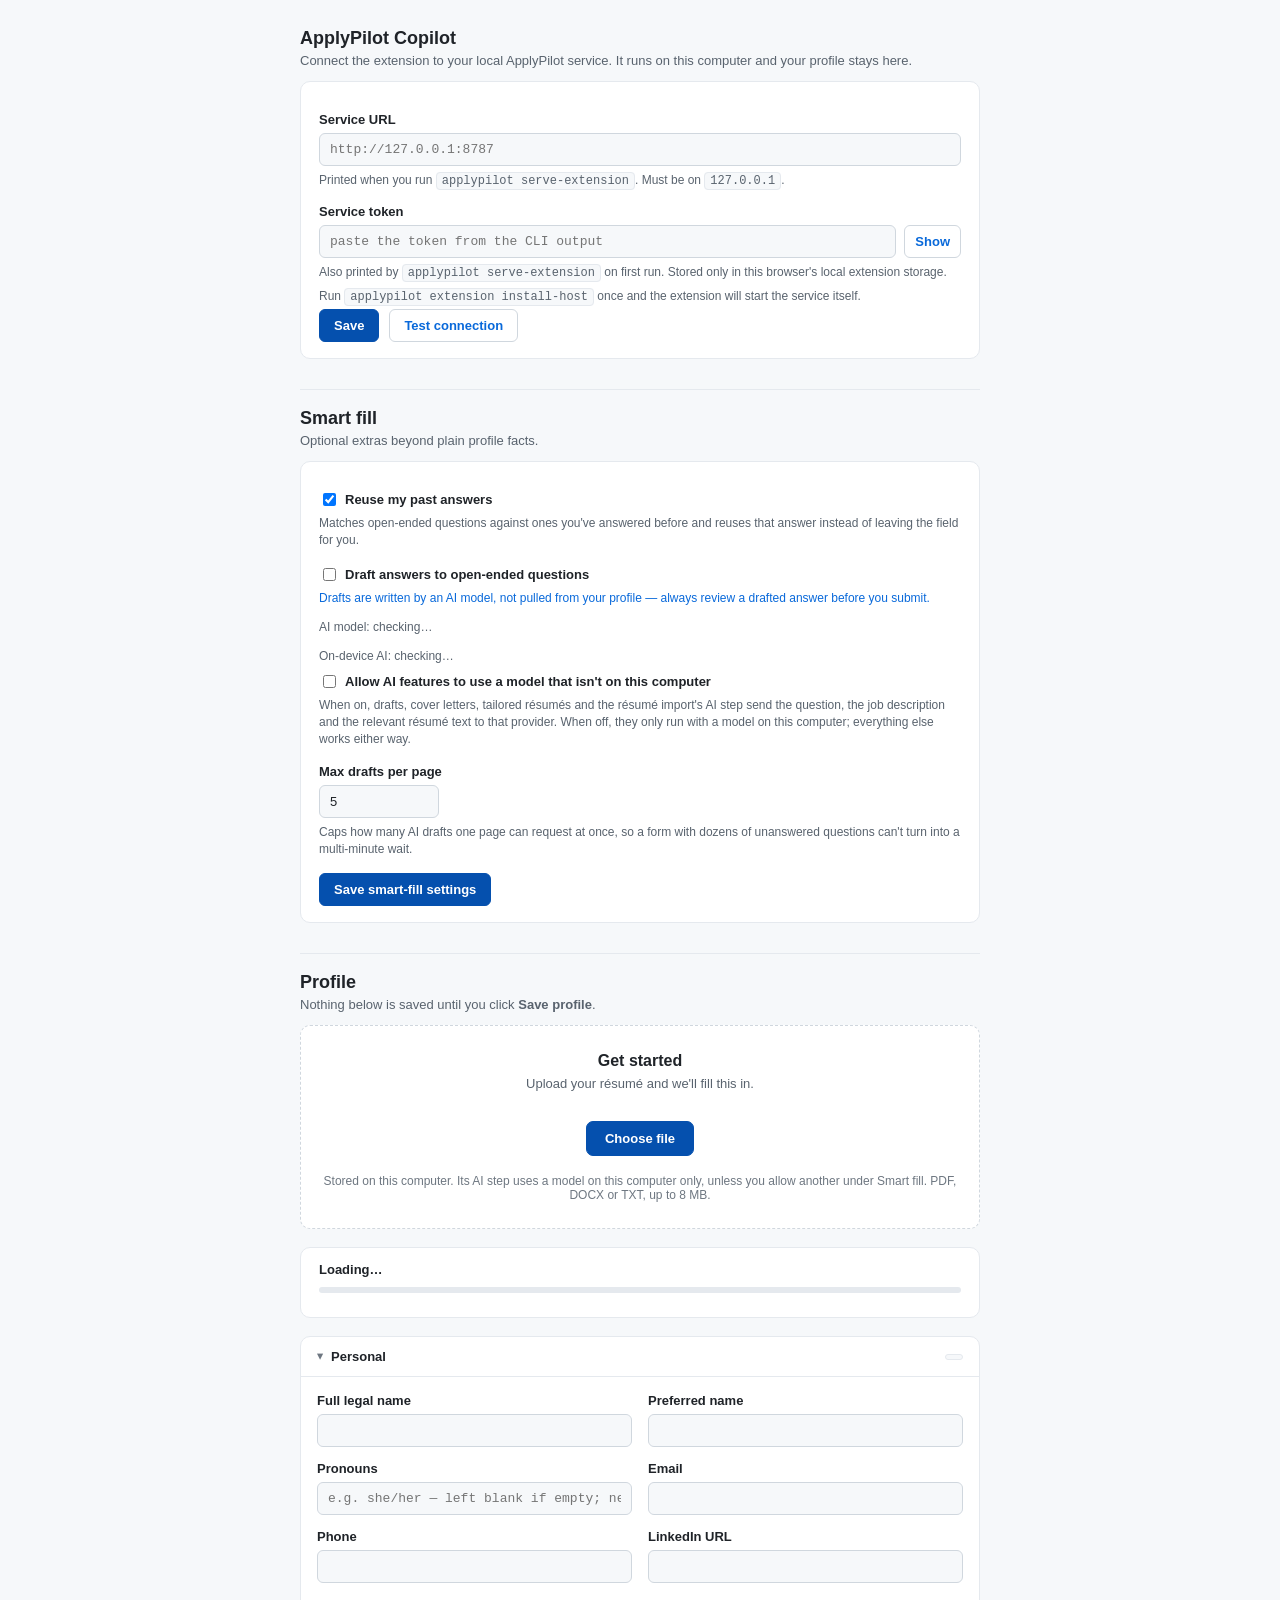
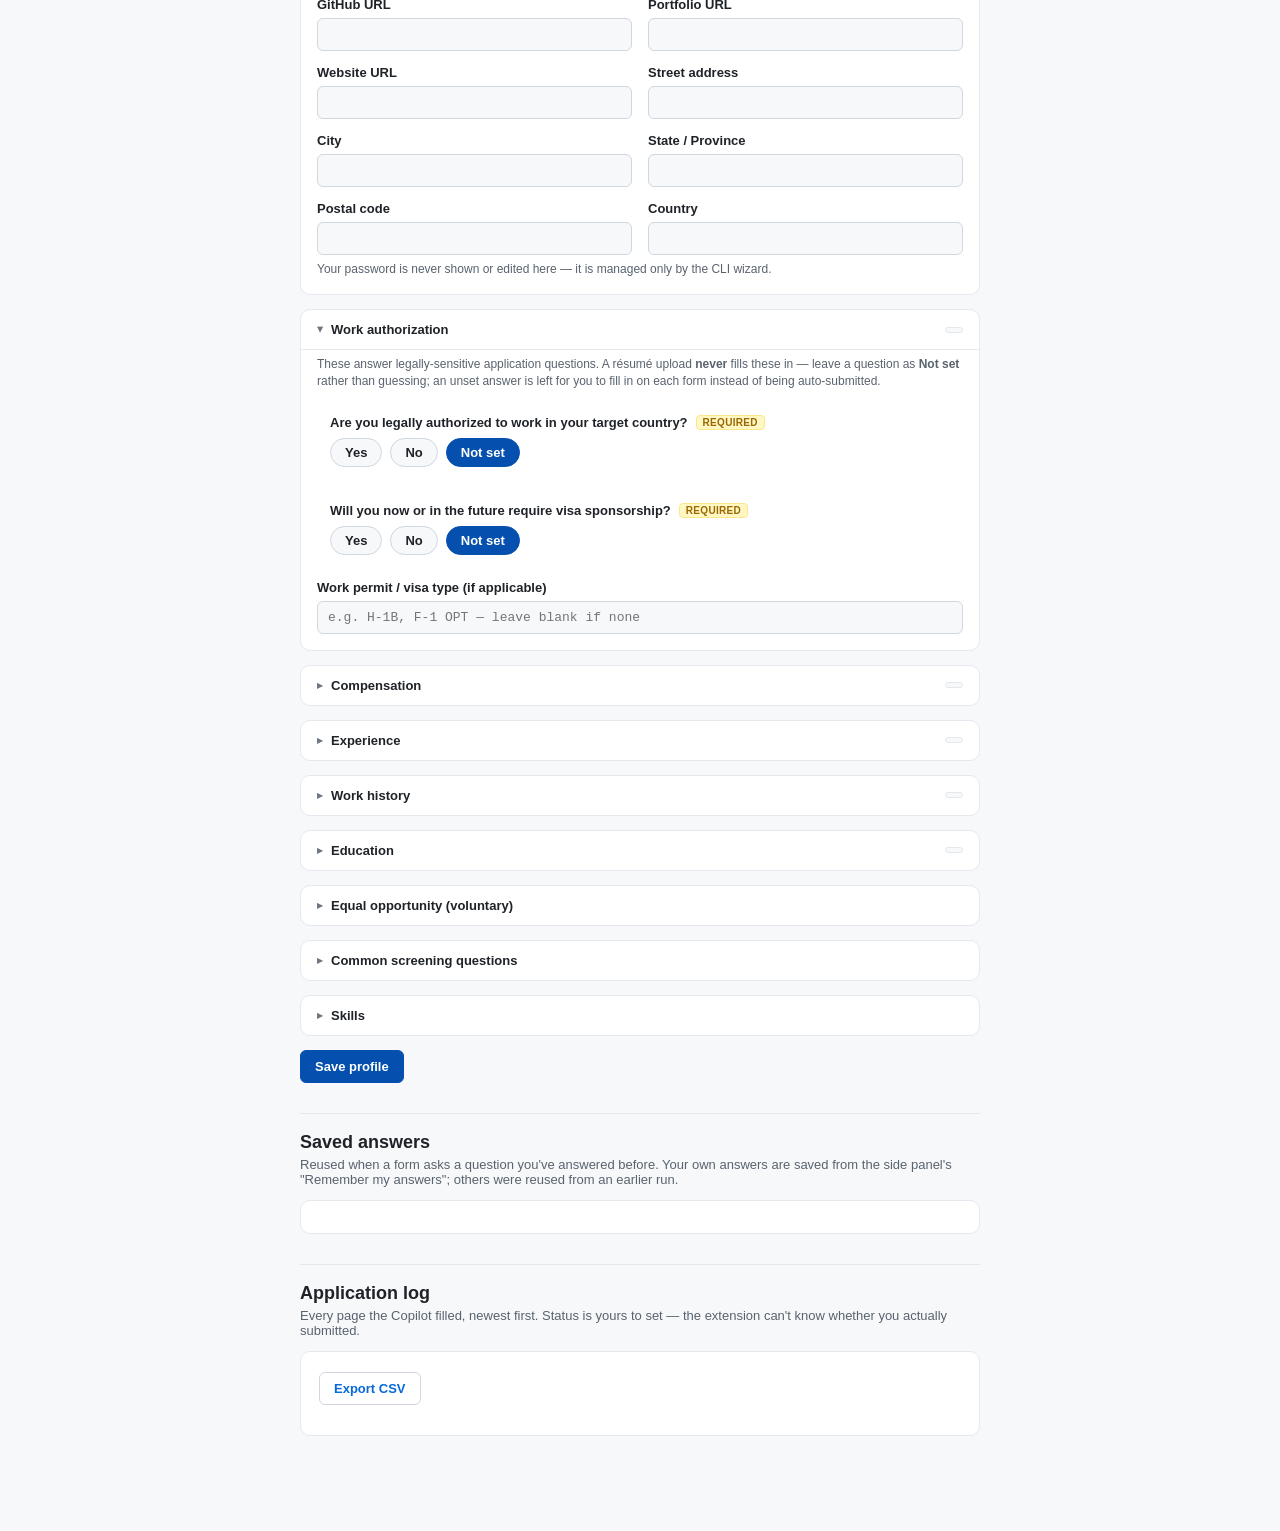
<file: extension/options.html>
<!DOCTYPE html>
<html lang="en">
<head>
<meta charset="utf-8">
<title>ApplyPilot Copilot — Settings</title>
<style>
  :root {
    color-scheme: dark light;
    --bg: #0d1117;
    --card: #161b22;
    --card-2: #1c2330;
    --border: #30363d;
    --border-soft: #21262d;
    --text: #e6edf3;
    --text-dim: #8b949e;
    --text-faint: #6e7681;
    --accent: #58a6ff;
    --accent-strong: #388bfd;
    --ok: #3fb950;
    --ok-bg: rgba(63, 185, 80, 0.12);
    --ok-border: rgba(63, 185, 80, 0.4);
    --err: #f85149;
    --err-bg: rgba(248, 81, 73, 0.12);
    --err-border: rgba(248, 81, 73, 0.4);
    --warn: #d29922;
    --warn-bg: rgba(210, 153, 34, 0.12);
    --warn-border: rgba(210, 153, 34, 0.4);
    --info: #58a6ff;
    --info-bg: rgba(88, 166, 255, 0.1);
    --info-border: rgba(88, 166, 255, 0.35);
    --prov: #e3b341;
    --prov-bg: rgba(227, 179, 65, 0.08);
    --prov-border: #e3b341;
  }
  @media (prefers-color-scheme: light) {
    :root {
      --bg: #f6f8fa;
      --card: #ffffff;
      --card-2: #f6f8fa;
      --border: #d0d7de;
      --border-soft: #e5e9ee;
      --text: #1f2328;
      --text-dim: #59636e;
      --text-faint: #6e7781;
      --accent: #0969da;
      --accent-strong: #0550ae;
      --ok: #1a7f37;
      --ok-bg: #dafbe1;
      --ok-border: #a7f3d0;
      --err: #cf222e;
      --err-bg: #fff1f0;
      --err-border: #ffc1bc;
      --warn: #9a6700;
      --warn-bg: #fff8c5;
      --warn-border: #fde68a;
      --info: #0969da;
      --info-bg: #eff6ff;
      --info-border: #bfdbfe;
      --prov: #9a6700;
      --prov-bg: #fffbea;
      --prov-border: #e3b341;
    }
  }

  * { box-sizing: border-box; }
  body {
    font-family: -apple-system, "Segoe UI", Roboto, Arial, sans-serif;
    max-width: 720px;
    margin: 0 auto;
    padding: 28px 20px 80px;
    color: var(--text);
    background: var(--bg);
  }
  h1 { font-size: 18px; margin: 0 0 4px; font-weight: 700; }
  h2 { font-size: 14px; margin: 0 0 4px; font-weight: 700; }
  p.sub { color: var(--text-dim); margin-top: 0; font-size: 13px; }
  label { display: block; font-weight: 600; font-size: 13px; margin: 14px 0 6px; color: var(--text); }
  label.inline { display: inline-block; font-weight: 600; font-size: 13px; margin: 0 0 0 6px; }

  input[type="text"], input[type="password"], input[type="email"], input[type="tel"],
  input[type="url"], input[type="number"], select, textarea {
    width: 100%;
    box-sizing: border-box;
    padding: 8px 10px;
    font-size: 13px;
    border: 1px solid var(--border);
    border-radius: 6px;
    font-family: inherit;
    background: var(--card-2);
    color: var(--text);
  }
  input[type="text"]:focus, input[type="password"]:focus, input[type="email"]:focus,
  input[type="tel"]:focus, input[type="url"]:focus, textarea:focus, select:focus {
    outline: 2px solid var(--accent);
    outline-offset: -1px;
  }
  input[type="text"], input[type="password"] { font-family: ui-monospace, SFMono-Regular, Menlo, monospace; }
  textarea { min-height: 56px; resize: vertical; }
  .row { display: flex; gap: 8px; align-items: center; }
  .row input { flex: 1; }

  button {
    padding: 8px 14px;
    font-size: 13px;
    font-weight: 600;
    border-radius: 6px;
    border: 1px solid var(--accent-strong);
    background: var(--accent-strong);
    color: #fff;
    cursor: pointer;
    font-family: inherit;
  }
  button.secondary { background: transparent; color: var(--accent); border-color: var(--border); }
  button.small { padding: 4px 9px; font-size: 12px; }
  button.danger { border-color: var(--err-border); color: var(--err); background: transparent; }
  button:hover { filter: brightness(1.1); }
  button:disabled { opacity: 0.45; cursor: not-allowed; filter: none; }

  #toggleToken { padding: 8px 10px; }

  .card {
    background: var(--card);
    border: 1px solid var(--border-soft);
    border-radius: 10px;
    padding: 16px 18px;
    margin-bottom: 18px;
  }

  #status, #profileStatus, #importStatus, #smartFillStatus, #answersStatus, #logStatus, #connectionAuto { margin-top: 12px; padding: 10px 12px; border-radius: 6px; font-size: 13px; display: none; line-height: 1.45; }
  #status.ok, #profileStatus.ok, #importStatus.ok, #smartFillStatus.ok, #answersStatus.ok, #logStatus.ok, #connectionAuto.ok { display: block; background: var(--ok-bg); color: var(--ok); border: 1px solid var(--ok-border); }
  #status.err, #profileStatus.err, #importStatus.err, #smartFillStatus.err, #answersStatus.err, #logStatus.err, #connectionAuto.err { display: block; background: var(--err-bg); color: var(--err); border: 1px solid var(--err-border); }
  #status.info, #profileStatus.info, #importStatus.info, #smartFillStatus.info, #answersStatus.info, #logStatus.info, #connectionAuto.info { display: block; background: var(--info-bg); color: var(--info); border: 1px solid var(--info-border); }
  #status.warn, #profileStatus.warn, #importStatus.warn, #smartFillStatus.warn, #answersStatus.warn, #logStatus.warn, #connectionAuto.warn { display: block; background: var(--warn-bg); color: var(--warn); border: 1px solid var(--warn-border); }

  .hint { font-size: 12px; color: var(--text-dim); margin-top: 6px; line-height: 1.4; }
  .hint.warn { color: var(--warn); background: var(--warn-bg); border: 1px solid var(--warn-border); padding: 8px 10px; border-radius: 6px; }
  /* Drafts are model-written, not pulled from the profile — deliberately blue (matches the
     popup's draft-fill colour) so this reads as "different from a fact", never decoration. */
  .hint.draft-note { color: var(--info); }
  .card.section-disabled { opacity: 0.55; pointer-events: none; }
  code { background: var(--card-2); border: 1px solid var(--border-soft); padding: 1px 5px; border-radius: 4px; font-size: 12px; }
  hr.section-divider { border: none; border-top: 1px solid var(--border-soft); margin: 30px 0 18px; }

  /* -- onboarding / résumé upload card -------------------------------- */
  .onboard-card {
    text-align: center;
    padding: 26px 20px;
    border: 1px dashed var(--border);
    background: var(--card);
  }
  .onboard-card h2 { font-size: 16px; margin-bottom: 6px; }
  .onboard-sub { color: var(--text-dim); font-size: 13px; margin: 0 0 16px; }
  .file-btn {
    display: inline-flex;
    align-items: center;
    gap: 8px;
    padding: 9px 18px;
    background: var(--accent-strong);
    color: #fff;
    border-radius: 7px;
    font-size: 13px;
    font-weight: 600;
    cursor: pointer;
    border: 1px solid var(--accent-strong);
  }
  .file-btn:hover { filter: brightness(1.1); }
  .file-btn.busy { opacity: 0.6; cursor: progress; pointer-events: none; }
  .onboard-foot { margin-top: 12px; font-size: 12px; color: var(--text-faint); }
  #importStatus { text-align: left; }
  .warn-list { margin: 6px 0 0; padding-left: 18px; }
  .warn-list li { margin: 2px 0; }

  /* -- completeness meter ---------------------------------------------- */
  .meter-card { padding: 14px 18px; }
  .meter-head { display: flex; justify-content: space-between; align-items: baseline; gap: 8px; }
  #meterText { font-size: 13px; font-weight: 700; }
  #meterSub { font-size: 12px; color: var(--text-dim); }
  .meter-track {
    height: 6px; border-radius: 3px; background: var(--border-soft);
    margin: 10px 0 10px; overflow: hidden;
  }
  .meter-fill { height: 100%; background: var(--accent); border-radius: 3px; transition: width 0.2s ease; }
  .meter-fill.complete { background: var(--ok); }
  .meter-missing { display: flex; flex-wrap: wrap; gap: 6px; }
  .chip {
    font-size: 12px; padding: 4px 10px; border-radius: 999px;
    background: var(--warn-bg); color: var(--warn); border: 1px solid var(--warn-border);
    cursor: pointer; font-family: inherit; font-weight: 600;
  }
  .chip:hover { filter: brightness(1.08); }
  .meter-complete-msg { font-size: 12px; color: var(--ok); font-weight: 600; }

  /* -- collapsible sections --------------------------------------------- */
  details.section {
    border: 1px solid var(--border-soft);
    border-radius: 10px;
    margin: 14px 0;
    background: var(--card);
    overflow: hidden;
  }
  details.section > summary {
    list-style: none;
    cursor: pointer;
    padding: 12px 16px;
    display: flex;
    align-items: center;
    justify-content: space-between;
    font-weight: 700;
    font-size: 13px;
    user-select: none;
  }
  details.section > summary::-webkit-details-marker { display: none; }
  details.section > summary::before {
    content: "▸";
    display: inline-block;
    margin-right: 8px;
    color: var(--text-faint);
    transition: transform 0.15s ease;
    font-size: 11px;
  }
  details.section[open] > summary::before { transform: rotate(90deg); }
  .section-title { flex: 1; }
  .section-meta {
    font-size: 11px; font-weight: 700; padding: 2px 8px; border-radius: 999px;
    color: var(--text-faint); background: var(--card-2); border: 1px solid var(--border-soft);
  }
  .section-meta.ok { color: var(--ok); background: var(--ok-bg); border-color: var(--ok-border); }
  .section-meta.required { color: var(--warn); background: var(--warn-bg); border-color: var(--warn-border); }
  .section-body { padding: 2px 16px 16px; border-top: 1px solid var(--border-soft); }

  .field-grid { display: grid; grid-template-columns: 1fr 1fr; gap: 0 16px; }
  .field-grid label { margin: 14px 0 6px; }

  /* Résumé-provenance marking: a field the parser filled, not yet reviewed.
     Amber/gold is deliberately distinct from the blue "draft" colour used in
     the popup — this means "check this", not "AI-written text going out". */
  .field-grid > div.from-resume,
  .from-resume {
    background: var(--prov-bg);
    border: 1px solid var(--prov-border);
    border-radius: 8px;
    padding: 6px 8px 10px;
    margin: 6px 0;
  }
  .field-grid > div.from-resume label,
  .from-resume label { margin-top: 6px; }
  .field-grid > div.from-resume label::after,
  .from-resume > label::after {
    content: " · from résumé";
    font-weight: 600;
    color: var(--prov);
  }
  .field-grid > div.from-resume.from-resume-llm label::after,
  .from-resume.from-resume-llm > label::after {
    content: " · from résumé — AI-parsed, verify";
  }
  .repeat-row.from-resume { border-color: var(--prov-border); background: var(--prov-bg); }
  .repeat-row.from-resume::before {
    content: "From your résumé — check this entry before saving";
    display: block;
    font-size: 11px;
    font-weight: 700;
    color: var(--prov);
    margin-bottom: 8px;
  }

  /* Boolean work-auth controls: explicit Yes/No/Not-set, never a free-text
     box and never pre-selected — see options.js renderEditor(). */
  .bool-field {
    margin: 14px 0 6px;
    padding: 10px 12px;
    border-radius: 8px;
    border: 1px solid transparent;
  }
  .bool-field.unset { border-color: var(--warn-border); background: var(--warn-bg); }
  .bool-field .bool-label { font-weight: 600; font-size: 13px; margin-bottom: 8px; display: flex; align-items: center; gap: 8px; }
  .bool-field .req-badge {
    font-size: 10px; font-weight: 700; letter-spacing: 0.03em; text-transform: uppercase;
    color: var(--warn); background: var(--warn-bg); border: 1px solid var(--warn-border);
    padding: 1px 6px; border-radius: 4px;
  }
  .bool-options { display: flex; gap: 8px; }
  .bool-options label {
    display: inline-flex; align-items: center; gap: 5px; font-weight: 600; margin: 0;
    font-size: 13px; padding: 6px 14px; border-radius: 999px; border: 1px solid var(--border);
    background: var(--card-2); cursor: pointer;
  }
  .bool-options input { position: absolute; opacity: 0; width: 1px; height: 1px; }
  .bool-options label:has(input:checked) { background: var(--accent-strong); border-color: var(--accent-strong); color: #fff; }
  .bool-options label:has(input:focus-visible) { outline: 2px solid var(--accent); }

  #profileSwitcher { display: flex; align-items: center; gap: 8px; margin: 10px 0 18px; }
  #profileSwitcher select { width: auto; flex: 1; }

  #newProfileRow { display: none; gap: 8px; margin: 10px 0 18px; align-items: center; }
  #newProfileRow input { flex: 1; }

  .repeat-note {
    font-size: 12px; color: var(--info); background: var(--info-bg); border: 1px solid var(--info-border);
    border-radius: 6px; padding: 8px 10px; margin: 10px 0;
  }

  .repeat-row {
    border: 1px solid var(--border-soft);
    border-radius: 8px;
    padding: 10px 12px 12px;
    margin-bottom: 10px;
    background: var(--card-2);
  }
  .repeat-row-head { display: flex; justify-content: space-between; align-items: center; }
  .repeat-row-head .badge {
    font-size: 11px; font-weight: 700; color: var(--text-dim); background: var(--border-soft);
    border-radius: 4px; padding: 2px 7px;
  }
  .repeat-row-actions { display: flex; gap: 6px; }
  .repeat-row .field-grid label { margin: 10px 0 4px; }
  .checkbox-line { display: flex; align-items: center; gap: 6px; margin: 12px 0 4px; }
  .checkbox-line input { width: auto; }
  .checkbox-line label { margin: 0; font-weight: 400; }

  #profileEditor { opacity: 1; transition: opacity 0.15s; }
  #profileEditor.disabled { opacity: 0.5; pointer-events: none; }

  .save-row { display: flex; align-items: center; gap: 10px; margin-top: 4px; }

  /* -- skills editor (profile.skills_boundary) -------------------------- */
  .skills-category {
    border: 1px solid var(--border-soft); border-radius: 8px;
    padding: 10px 12px 12px; margin-bottom: 10px; background: var(--card-2);
  }
  .skills-category-head { display: flex; gap: 8px; align-items: center; }
  .skills-category-name { flex: 1; font-weight: 600; }
  .skills-chip-list { display: flex; flex-wrap: wrap; gap: 6px; margin: 10px 0; min-height: 0; }
  .skill-chip {
    display: inline-flex; align-items: center; gap: 4px; font-size: 12px;
    padding: 4px 4px 4px 10px; border-radius: 999px; background: var(--card);
    border: 1px solid var(--border); color: var(--text);
  }
  .skill-chip-remove {
    border: none; background: transparent; color: var(--text-dim); cursor: pointer;
    font-size: 14px; line-height: 1; padding: 2px 6px; border-radius: 999px;
  }
  .skill-chip-remove:hover { color: var(--err); filter: none; }

  /* -- data tables (saved answers / application log) --------------------- */
  .table-scroll { overflow-x: auto; }
  table.data-table { width: 100%; border-collapse: collapse; font-size: 13px; }
  table.data-table th, table.data-table td { text-align: left; padding: 8px 8px; border-bottom: 1px solid var(--border-soft); vertical-align: top; }
  table.data-table th { color: var(--text-dim); font-weight: 600; font-size: 11px; text-transform: uppercase; letter-spacing: 0.02em; white-space: nowrap; }
  table.data-table tbody tr:last-child td { border-bottom: none; }
  table.data-table td.col-actions { text-align: right; white-space: nowrap; }
  table.data-table select { width: auto; padding: 4px 6px; }
  .answer-text { white-space: pre-wrap; word-break: break-word; }
  .who-badge {
    font-size: 11px; font-weight: 700; padding: 1px 7px; border-radius: 999px;
    background: var(--card-2); border: 1px solid var(--border-soft); color: var(--text-dim);
    white-space: nowrap;
  }
  .who-badge.you { color: var(--ok); background: var(--ok-bg); border-color: var(--ok-border); }
  .log-link { color: var(--accent); }
</style>
</head>
<body>
  <h1>ApplyPilot Copilot</h1>
  <p class="sub">Connect the extension to your local ApplyPilot service. It runs on this computer and your profile stays here.</p>

  <div class="card">
    <div id="connectionAuto"></div>

    <label for="serviceUrl">Service URL</label>
    <input type="text" id="serviceUrl" placeholder="http://127.0.0.1:8787" autocomplete="off" spellcheck="false">
    <div class="hint">Printed when you run <code>applypilot serve-extension</code>. Must be on <code>127.0.0.1</code>.</div>

    <label for="token">Service token</label>
    <div class="row">
      <input type="password" id="token" placeholder="paste the token from the CLI output" autocomplete="off" spellcheck="false">
      <button type="button" class="secondary" id="toggleToken">Show</button>
    </div>
    <div class="hint">Also printed by <code>applypilot serve-extension</code> on first run. Stored only in this browser's local extension storage.</div>
    <div class="hint" id="installHostHint">Run <code>applypilot extension install-host</code> once and the extension will start the service itself.</div>

    <div class="save-row">
      <button type="button" id="save">Save</button>
      <button type="button" class="secondary" id="test">Test connection</button>
    </div>
    <div id="status"></div>
  </div>

  <hr class="section-divider">

  <h1>Smart fill</h1>
  <p class="sub">Optional extras beyond plain profile facts.</p>

  <div class="card" id="smartFillCard">
    <div class="checkbox-line">
      <input type="checkbox" id="smartFillAnswers" checked>
      <label for="smartFillAnswers" style="margin:0;font-weight:600;">Reuse my past answers</label>
    </div>
    <div class="hint">Matches open-ended questions against ones you've answered before and reuses that answer instead of leaving the field for you.</div>

    <div class="checkbox-line" style="margin-top:16px;">
      <input type="checkbox" id="smartFillDrafts">
      <label for="smartFillDrafts" style="margin:0;font-weight:600;">Draft answers to open-ended questions</label>
    </div>
    <div class="hint draft-note">Drafts are written by an AI model, not pulled from your profile — always review a drafted answer before you submit.</div>
    <div class="hint warn" id="smartFillLlmWarning" style="display:none;">No AI model available — drafts will be skipped.</div>

    <div class="hint" id="smartFillModelLine" style="margin-top:12px;">AI model: checking…</div>
    <div id="onDeviceAiRow" style="margin-top:12px;">
      <div class="hint" id="onDeviceAiLine">On-device AI: checking…</div>
      <button type="button" id="onDeviceAiDownload" style="display:none;margin-top:8px;">Download on-device model</button>
    </div>
    <div class="checkbox-line" style="margin-top:8px;">
      <input type="checkbox" id="smartFillCloud">
      <label for="smartFillCloud" style="margin:0;font-weight:600;">Allow AI features to use a model that isn't on this computer</label>
    </div>
    <div class="hint">When on, drafts, cover letters, tailored résumés and the résumé import's AI step send the question, the job description and the relevant résumé text to that provider. When off, they only run with a model on this computer; everything else works either way.</div>

    <label for="smartFillMaxDrafts" style="margin-top:16px;">Max drafts per page</label>
    <input type="number" id="smartFillMaxDrafts" min="0" max="50" value="5" style="max-width:120px;">
    <div class="hint">Caps how many AI drafts one page can request at once, so a form with dozens of unanswered questions can't turn into a multi-minute wait.</div>

    <div class="save-row" style="margin-top:16px;">
      <button type="button" id="smartFillSave">Save smart-fill settings</button>
    </div>
    <div id="smartFillStatus"></div>
  </div>

  <hr class="section-divider">

  <h1>Profile</h1>
  <p class="sub">Nothing below is saved until you click <strong>Save profile</strong>.</p>

  <div id="legacyNotice" class="hint warn" style="display:none">
    This install has a single profile (not yet migrated to multi-profile). You can still edit it below —
    run <code>applypilot profile migrate</code> from the CLI if you want to add more people.
  </div>

  <div id="profileSwitcher" style="display:none">
    <select id="profileSelect" aria-label="Active profile"></select>
    <button type="button" class="secondary small" id="newProfileBtn">New profile…</button>
    <button type="button" class="secondary small" id="reloadProfileBtn">Reload</button>
  </div>
  <div id="newProfileRow">
    <input type="text" id="newProfileId" placeholder="profile id, e.g. adwait (lowercase, digits, - or _)" autocomplete="off" spellcheck="false">
    <button type="button" class="small" id="createProfileBtn">Create</button>
    <button type="button" class="secondary small" id="cancelNewProfileBtn">Cancel</button>
  </div>

  <!-- Onboarding: the ONE obvious first action, not six blank fieldsets.
       Always available (not just first-run) so an operator can re-import
       after updating their résumé. Upload never auto-saves — see the big
       comment at the top of options.js. -->
  <div class="card onboard-card" id="onboardCard">
    <h2 id="onboardTitle">Get started</h2>
    <p class="onboard-sub" id="onboardSub">Upload your résumé and we'll fill this in.</p>
    <label class="file-btn" id="fileBtnLabel" for="resumeFile">
      <span id="resumeFileLabelText">Choose file</span>
    </label>
    <input type="file" id="resumeFile" accept=".pdf,.docx,.txt" style="position:absolute; width:1px; height:1px; opacity:0; pointer-events:none;">
    <div class="onboard-foot">Stored on this computer. Its AI step uses a model on this computer only, unless you allow another under Smart fill. PDF, DOCX or TXT, up to 8&nbsp;MB.</div>
    <div id="importStatus"></div>
  </div>

  <!-- Completeness meter: what actually determines how much of a form the
       extension can fill, so it's the single most useful number here. -->
  <div class="card meter-card" id="completenessCard">
    <div class="meter-head">
      <span id="meterText">Loading…</span>
    </div>
    <div class="meter-track"><div class="meter-fill" id="meterFill" style="width:0%"></div></div>
    <div class="meter-missing" id="meterMissing"></div>
  </div>

  <div id="profileEditor">
    <details class="section" id="sectionPersonal" open>
      <summary><span class="section-title">Personal</span><span class="section-meta" id="personalMeta"></span></summary>
      <div class="section-body">
        <div class="field-grid">
          <div><label for="p_full_name">Full legal name</label>
            <input type="text" id="p_full_name" data-path="personal.full_name"></div>
          <div><label for="p_preferred_name">Preferred name</label>
            <input type="text" id="p_preferred_name" data-path="personal.preferred_name"></div>
          <div><label for="p_pronouns">Pronouns</label>
            <input type="text" id="p_pronouns" data-path="personal.pronouns" placeholder="e.g. she/her — left blank if empty; never guessed"></div>
          <div><label for="p_email">Email</label>
            <input type="email" id="p_email" data-path="personal.email"></div>
          <div><label for="p_phone">Phone</label>
            <input type="tel" id="p_phone" data-path="personal.phone"></div>
          <div><label for="p_linkedin">LinkedIn URL</label>
            <input type="url" id="p_linkedin" data-path="personal.linkedin_url"></div>
          <div><label for="p_github">GitHub URL</label>
            <input type="url" id="p_github" data-path="personal.github_url"></div>
          <div><label for="p_portfolio">Portfolio URL</label>
            <input type="url" id="p_portfolio" data-path="personal.portfolio_url"></div>
          <div><label for="p_website">Website URL</label>
            <input type="url" id="p_website" data-path="personal.website_url"></div>
          <div><label for="p_address">Street address</label>
            <input type="text" id="p_address" data-path="personal.address"></div>
          <div><label for="p_city">City</label>
            <input type="text" id="p_city" data-path="personal.city"></div>
          <div><label for="p_state">State / Province</label>
            <input type="text" id="p_state" data-path="personal.province_state"></div>
          <div><label for="p_postal">Postal code</label>
            <input type="text" id="p_postal" data-path="personal.postal_code"></div>
          <div><label for="p_country">Country</label>
            <input type="text" id="p_country" data-path="personal.country"></div>
        </div>
        <div class="hint">Your password is never shown or edited here — it is managed only by the CLI wizard.</div>
      </div>
    </details>

    <details class="section" id="sectionWorkAuth" open>
      <summary><span class="section-title">Work authorization</span><span class="section-meta" id="workAuthMeta"></span></summary>
      <div class="section-body">
        <div class="hint" style="margin-top:4px;">
          These answer legally-sensitive application questions. A résumé upload
          <strong>never</strong> fills these in — leave a question as <strong>Not set</strong> rather
          than guessing; an unset answer is left for you to fill in on each form instead of being
          auto-submitted.
        </div>

        <div class="bool-field" id="waAuthorizedField">
          <div class="bool-label">Are you legally authorized to work in your target country? <span class="req-badge">Required</span></div>
          <div class="bool-options">
            <label><input type="radio" name="wa_authorized" value="yes" data-path="work_authorization.legally_authorized_to_work"> Yes</label>
            <label><input type="radio" name="wa_authorized" value="no" data-path="work_authorization.legally_authorized_to_work"> No</label>
            <label><input type="radio" name="wa_authorized" value="unset" data-path="work_authorization.legally_authorized_to_work" checked> Not set</label>
          </div>
        </div>

        <div class="bool-field" id="waSponsorshipField">
          <div class="bool-label">Will you now or in the future require visa sponsorship? <span class="req-badge">Required</span></div>
          <div class="bool-options">
            <label><input type="radio" name="wa_sponsorship" value="yes" data-path="work_authorization.require_sponsorship"> Yes</label>
            <label><input type="radio" name="wa_sponsorship" value="no" data-path="work_authorization.require_sponsorship"> No</label>
            <label><input type="radio" name="wa_sponsorship" value="unset" data-path="work_authorization.require_sponsorship" checked> Not set</label>
          </div>
        </div>

        <label for="wa_permit">Work permit / visa type (if applicable)</label>
        <input type="text" id="wa_permit" data-path="work_authorization.work_permit_type" placeholder="e.g. H-1B, F-1 OPT — leave blank if none">
      </div>
    </details>

    <details class="section" id="sectionCompensation">
      <summary><span class="section-title">Compensation</span><span class="section-meta" id="compMeta"></span></summary>
      <div class="section-body">
        <div class="field-grid">
          <div><label for="c_salary">Desired salary</label>
            <input type="text" id="c_salary" data-path="compensation.salary_expectation"></div>
          <div><label for="c_currency">Currency</label>
            <input type="text" id="c_currency" data-path="compensation.salary_currency" placeholder="USD"></div>
          <div><label for="c_min">Salary range — min</label>
            <input type="text" id="c_min" data-path="compensation.salary_range_min"></div>
          <div><label for="c_max">Salary range — max</label>
            <input type="text" id="c_max" data-path="compensation.salary_range_max"></div>
        </div>
      </div>
    </details>

    <details class="section" id="sectionExperience">
      <summary><span class="section-title">Experience</span><span class="section-meta" id="expMeta"></span></summary>
      <div class="section-body">
        <div class="field-grid">
          <div><label for="e_years">Years of experience (total)</label>
            <input type="text" id="e_years" data-path="experience.years_of_experience_total"></div>
          <div><label for="e_level">Highest education level</label>
            <input type="text" id="e_level" data-path="experience.education_level"></div>
          <div><label for="e_title">Current job title</label>
            <input type="text" id="e_title" data-path="experience.current_job_title"></div>
          <div><label for="e_company">Current company</label>
            <input type="text" id="e_company" data-path="experience.current_company"></div>
          <div><label for="e_target">Target role</label>
            <input type="text" id="e_target" data-path="experience.target_role"></div>
        </div>
      </div>
    </details>

    <details class="section" id="sectionWorkHistory">
      <summary><span class="section-title">Work history</span><span class="section-meta" id="workHistoryMeta"></span></summary>
      <div class="section-body">
        <div class="repeat-note">
          <strong>Row 1 must be your most recent position.</strong> Workday and similar systems render
          repeating steps as "Work Experience 1", "Work Experience 2", … and the extension fills them
          in this same order — keep your current/most recent job at the top.
        </div>
        <div id="workHistoryList"></div>
        <button type="button" class="secondary small" id="addWorkHistoryBtn">+ Add position</button>
      </div>
    </details>

    <details class="section" id="sectionEducation">
      <summary><span class="section-title">Education</span><span class="section-meta" id="educationMeta"></span></summary>
      <div class="section-body">
        <div class="repeat-note">
          <strong>Row 1 must be your most recent / highest level of education</strong> — same reasoning
          as work history above.
        </div>
        <div id="educationList"></div>
        <button type="button" class="secondary small" id="addEducationBtn">+ Add education</button>
      </div>
    </details>

    <details class="section" id="sectionEeo">
      <summary><span class="section-title">Equal opportunity (voluntary)</span></summary>
      <div class="section-body">
        <div class="hint" style="margin-top:4px;">
          Voluntary. Unset = Decline to self-identify. Used only for EEO questions, never anywhere else.
        </div>
        <div class="field-grid">
          <div><label for="eeo_gender">Gender</label>
            <select id="eeo_gender" data-path="eeo_voluntary.gender">
              <option value="Decline to self-identify">Decline to self-identify</option>
              <option value="Male">Male</option>
              <option value="Female">Female</option>
              <option value="Non-binary">Non-binary</option>
            </select></div>
          <div><label for="eeo_hispanic">Hispanic or Latino</label>
            <select id="eeo_hispanic" data-path="eeo_voluntary.hispanic_latino">
              <option value="Decline to self-identify">Decline to self-identify</option>
              <option value="Yes">Yes</option>
              <option value="No">No</option>
            </select></div>
          <div><label for="eeo_race">Race / ethnicity</label>
            <select id="eeo_race" data-path="eeo_voluntary.race_ethnicity">
              <option value="Decline to self-identify">Decline to self-identify</option>
              <option value="American Indian or Alaska Native">American Indian or Alaska Native</option>
              <option value="Asian">Asian</option>
              <option value="Black or African American">Black or African American</option>
              <option value="Hispanic or Latino">Hispanic or Latino</option>
              <option value="Native Hawaiian or Other Pacific Islander">Native Hawaiian or Other Pacific Islander</option>
              <option value="White">White</option>
              <option value="Two or More Races">Two or More Races</option>
            </select></div>
          <div><label for="eeo_veteran">Veteran status</label>
            <select id="eeo_veteran" data-path="eeo_voluntary.veteran_status">
              <option value="Decline to self-identify">Decline to self-identify</option>
              <option value="I am not a veteran">I am not a veteran</option>
              <option value="I am a veteran, but not a protected veteran">I am a veteran, but not a protected veteran</option>
              <option value="I am a protected veteran">I am a protected veteran</option>
            </select></div>
          <div><label for="eeo_disability">Disability status</label>
            <select id="eeo_disability" data-path="eeo_voluntary.disability_status">
              <option value="Decline to self-identify">Decline to self-identify</option>
              <option value="No, I do not have a disability">No, I do not have a disability</option>
              <option value="Yes, I have a disability (or had one in the past)">Yes, I have a disability (or had one in the past)</option>
            </select></div>
          <div><label for="eeo_orientation">Sexual orientation</label>
            <select id="eeo_orientation" data-path="eeo_voluntary.sexual_orientation">
              <option value="Decline to self-identify">Decline to self-identify</option>
              <option value="Heterosexual">Heterosexual</option>
              <option value="Gay">Gay</option>
              <option value="Lesbian">Lesbian</option>
              <option value="Bisexual">Bisexual</option>
              <option value="Asexual">Asexual</option>
              <option value="Queer">Queer</option>
            </select></div>
          <div><label for="eeo_transgender">Transgender</label>
            <select id="eeo_transgender" data-path="eeo_voluntary.transgender">
              <option value="Decline to self-identify">Decline to self-identify</option>
              <option value="No">No</option>
              <option value="Yes">Yes</option>
            </select></div>
        </div>
      </div>
    </details>

    <details class="section" id="sectionScreening">
      <summary><span class="section-title">Common screening questions</span></summary>
      <div class="section-body">
        <div>
          <label for="s_criminal">Have you ever been convicted of a crime?</label>
          <select id="s_criminal" data-path="screening.criminal_conviction">
            <option value="">(unset)</option>
            <option value="No">No</option>
            <option value="Yes">Yes</option>
          </select>
          <div class="hint">Only "No" is auto-answered, and only for plain "have you been convicted" questions; anything else is left for you.</div>
        </div>
        <div class="field-grid" style="margin-top:14px;">
          <div><label for="s_background">Willing to undergo a background check?</label>
            <select id="s_background" data-path="screening.background_check_consent">
              <option value="">(unset)</option>
              <option value="Yes">Yes</option>
              <option value="No">No</option>
            </select></div>
          <div><label for="s_drugtest">Willing to undergo a drug test?</label>
            <select id="s_drugtest" data-path="screening.drug_test_consent">
              <option value="">(unset)</option>
              <option value="Yes">Yes</option>
              <option value="No">No</option>
            </select></div>
          <div><label for="s_noncompete">Bound by a non-compete or non-solicit?</label>
            <select id="s_noncompete" data-path="screening.non_compete">
              <option value="">(unset)</option>
              <option value="No">No</option>
              <option value="Yes">Yes</option>
            </select></div>
          <div><label for="s_travel">Willing to travel for this role?</label>
            <select id="s_travel" data-path="screening.willing_to_travel">
              <option value="">(unset)</option>
              <option value="Yes">Yes</option>
              <option value="No">No</option>
            </select></div>
          <div><label for="s_howheard">How did you hear about us?</label>
            <input type="text" id="s_howheard" data-path="screening.how_heard" placeholder="e.g. LinkedIn"></div>
        </div>
      </div>
    </details>

    <details class="section" id="sectionSkills">
      <summary><span class="section-title">Skills</span></summary>
      <div class="section-body">
        <div class="hint" style="margin-top:4px;">
          Filled into Skills fields and used to pick skill tags on Workday. Remove anything that isn't yours.
        </div>
        <div id="skillsCategoryList"></div>
        <button type="button" class="secondary small" id="addSkillCategoryBtn">+ Add category</button>
      </div>
    </details>

    <div class="save-row">
      <button type="button" id="saveProfile">Save profile</button>
    </div>
  </div>

  <div id="profileStatus"></div>

  <hr class="section-divider">

  <h1>Saved answers</h1>
  <p class="sub">Reused when a form asks a question you've answered before. Your own answers are saved from the side panel's "Remember my answers"; others were reused from an earlier run.</p>

  <div class="card" id="answersCard">
    <div class="table-scroll" id="answersTableWrap"></div>
    <div class="hint" id="answersEmpty" style="display:none;">No saved answers yet.</div>
    <div id="answersStatus"></div>
  </div>

  <hr class="section-divider">

  <h1>Application log</h1>
  <p class="sub">Every page the Copilot filled, newest first. Status is yours to set — the extension can't know whether you actually submitted.</p>

  <div class="card" id="logCard">
    <div class="save-row" style="margin-bottom:14px;">
      <button type="button" class="secondary" id="exportLogBtn">Export CSV</button>
    </div>
    <div class="table-scroll" id="logTableWrap"></div>
    <div class="hint" id="logEmpty" style="display:none;">No applications logged yet.</div>
    <div id="logStatus"></div>
  </div>

  <template id="workHistoryRowTemplate">
    <div class="repeat-row" data-kind="work">
      <div class="repeat-row-head">
        <span class="badge"></span>
        <span class="repeat-row-actions">
          <button type="button" class="secondary small" data-action="up">↑</button>
          <button type="button" class="secondary small" data-action="down">↓</button>
          <button type="button" class="danger small" data-action="remove">Remove</button>
        </span>
      </div>
      <div class="field-grid">
        <div><label>Job title</label><input type="text" data-field="title"></div>
        <div><label>Company</label><input type="text" data-field="company"></div>
        <div><label>Location</label><input type="text" data-field="location"></div>
        <div><label>Start (MM/YYYY)</label><input type="text" data-field="start" placeholder="MM/YYYY"></div>
        <div><label>End (MM/YYYY)</label><input type="text" data-field="end" placeholder="MM/YYYY"></div>
      </div>
      <div class="checkbox-line">
        <label><input type="checkbox" data-field="current"> I currently work here</label>
      </div>
      <label>Description</label>
      <textarea data-field="description"></textarea>
    </div>
  </template>

  <template id="educationRowTemplate">
    <div class="repeat-row" data-kind="education">
      <div class="repeat-row-head">
        <span class="badge"></span>
        <span class="repeat-row-actions">
          <button type="button" class="secondary small" data-action="up">↑</button>
          <button type="button" class="secondary small" data-action="down">↓</button>
          <button type="button" class="danger small" data-action="remove">Remove</button>
        </span>
      </div>
      <div class="field-grid">
        <div><label>School</label><input type="text" data-field="school"></div>
        <div><label>Degree</label><input type="text" data-field="degree"></div>
        <div><label>Field of study</label><input type="text" data-field="field"></div>
        <div><label>Start (MM/YYYY)</label><input type="text" data-field="start" placeholder="MM/YYYY"></div>
        <div><label>End (MM/YYYY)</label><input type="text" data-field="end" placeholder="MM/YYYY"></div>
      </div>
    </div>
  </template>

  <script src="llm_bridge.js"></script>
  <script src="options.js"></script>
</body>
</html>
</file>
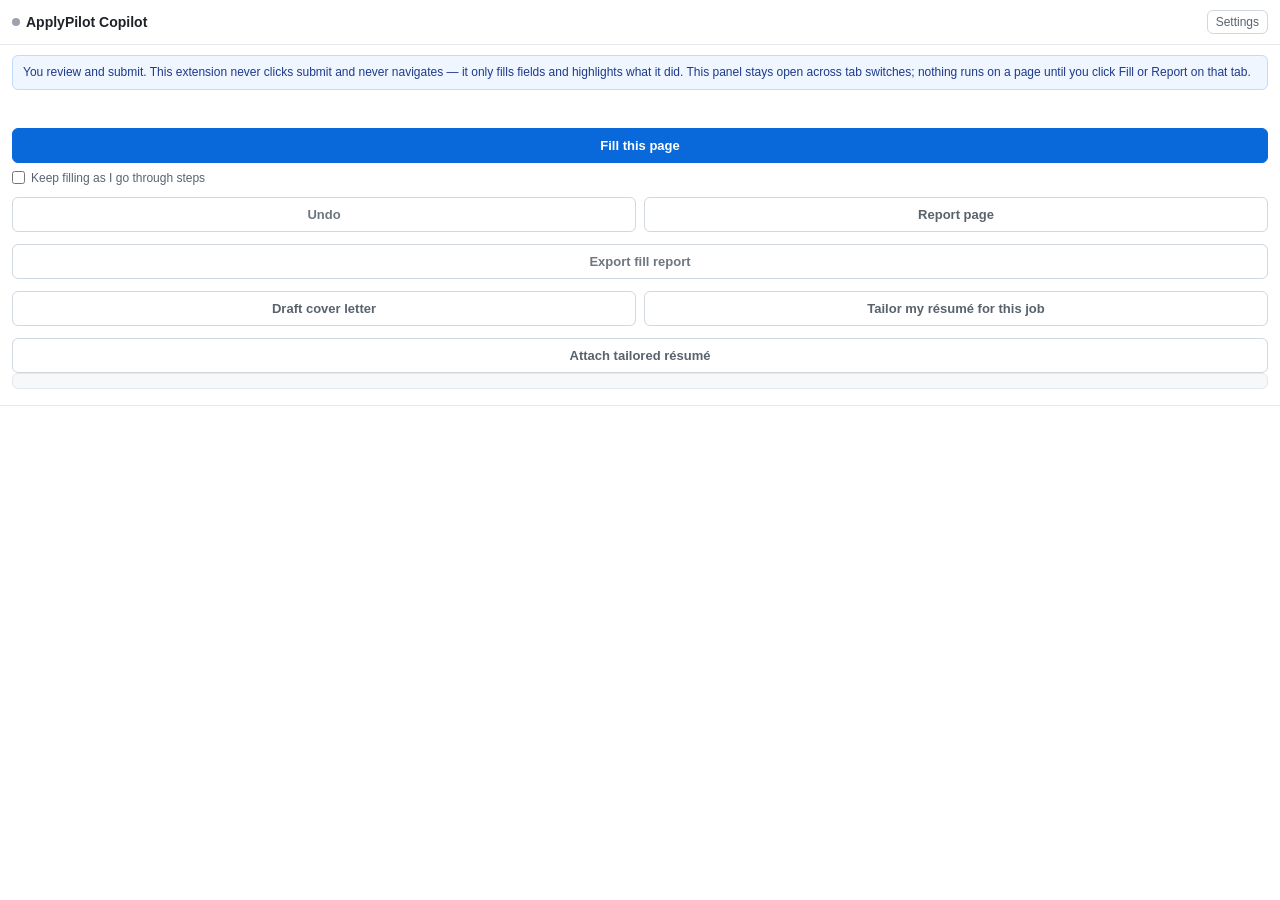
<file: extension/sidepanel.html>
<!DOCTYPE html>
<html lang="en">
<head>
<meta charset="utf-8">
<title>ApplyPilot Copilot</title>
<link rel="stylesheet" href="sidepanel.css">
</head>
<body>
  <header>
    <div class="title">
      <span class="dot" id="serviceDot" title="Service status unknown"></span>
      ApplyPilot Copilot
    </div>
    <button id="optionsBtn" class="icon-btn" title="Settings">Settings</button>
  </header>

  <div class="reminder">
    You review and submit. This extension never clicks submit and never navigates — it only
    fills fields and highlights what it did. This panel stays open across tab switches; nothing
    runs on a page until you click Fill or Report on that tab.
  </div>

  <div id="staleBanner" class="stale-banner" hidden></div>

  <div id="statusBox" class="status"></div>

  <div id="progressBox" class="progress-box" hidden>
    <div class="progress-label" id="progressLabel"></div>
    <div class="progress-track"><div class="progress-fill" id="progressFill"></div></div>
  </div>

  <div class="actions">
    <button id="scanBtn" class="primary">Fill this page</button>
    <button id="cancelBtn" class="secondary cancel" hidden>Cancel</button>
  </div>

  <div class="continuation-row">
    <label class="continuation-toggle">
      <input type="checkbox" id="continuationToggle">
      <span>Keep filling as I go through steps</span>
    </label>
    <span id="continuationStepLine" class="continuation-step-line" hidden></span>
  </div>

  <div class="actions">
    <button id="undoBtn" class="secondary" disabled>Undo</button>
    <button id="reportBtn" class="secondary" title="Save this page's form structure (no values) to diagnose a bad fill">Report page</button>
  </div>
  <div class="actions">
    <button id="exportReportBtn" class="secondary" disabled title="Download a JSON report of this fill (field labels, status and source — never values) to send when a real form fills badly">Export fill report</button>
  </div>
  <div class="actions">
    <button id="coverLetterBtn" class="secondary" title="Draft a cover letter for this job from your profile and résumé">Draft cover letter</button>
    <button id="tailorResumeBtn" class="secondary" title="Tailor your résumé for this job">Tailor my résumé for this job</button>
  </div>

  <div id="coverLetterStatus" class="cover-letter-status" hidden></div>
  <div id="coverLetterBox" class="cover-letter-box" hidden>
    <div class="draft-badge">DRAFT — review before using</div>
    <div id="coverLetterJob" class="cover-letter-job"></div>
    <textarea id="coverLetterText" class="cover-letter-text" readonly rows="10"></textarea>
    <div id="coverLetterWarnings" class="cover-letter-warnings" hidden></div>
    <div class="actions">
      <button id="coverLetterCopyBtn" class="secondary">Copy</button>
      <button id="coverLetterDownloadBtn" class="secondary">Download .txt</button>
      <button id="coverLetterInsertBtn" class="secondary" hidden>Insert into the cover-letter box</button>
    </div>
  </div>

  <div id="tailorResumeStatus" class="cover-letter-status" hidden></div>
  <div id="tailorResumeBox" class="cover-letter-box" hidden>
    <div class="draft-badge">TAILORED RÉSUMÉ — review before using</div>
    <div id="tailorResumeJob" class="cover-letter-job"></div>
    <div id="tailorResumeVerdict" class="tailor-resume-verdict"></div>
    <div id="tailorResumeIssues" class="cover-letter-warnings" hidden></div>
    <div id="tailorResumeWarnings" class="cover-letter-warnings" hidden></div>
    <details id="tailorResumePreviewDetails">
      <summary>Preview the tailored text</summary>
      <textarea id="tailorResumeText" class="cover-letter-text" readonly rows="10"></textarea>
    </details>
    <div class="actions">
      <button id="tailorResumeDownloadBtn" class="secondary">Download PDF</button>
      <button id="tailorResumeUseBtn" class="secondary">Use for this application</button>
    </div>
  </div>
  <div id="tailorResumeUseStatus" class="cover-letter-status" hidden></div>
  <div class="actions" id="attachTailoredRow" hidden>
    <button id="attachTailoredBtn" class="secondary" title="Attach the tailored résumé now, in place of the base résumé, if nothing is attached to the page yet">Attach tailored résumé</button>
  </div>

  <div id="fillSummary" class="fill-summary" hidden></div>
  <div id="resumeLine" class="resume-line" hidden></div>
  <div id="logLine" class="log-line" hidden>
    <span id="logStatusText"></span>
    <button id="markAppliedBtn" class="secondary" hidden>Mark as applied</button>
  </div>

  <div id="results" class="results"></div>

  <div id="rememberBox" class="remember-box" hidden>
    <div class="actions">
      <button id="rememberBtn" class="secondary" title="Save the answers you typed into the fields this fill left for you, so the answer-bank tier can fill them next time">Remember my answers</button>
    </div>
    <div id="rememberStatus" class="remember-status" hidden></div>
    <div id="rememberDetails" class="remember-details"></div>
  </div>

  <footer>
    <span id="tiersLine"></span>
  </footer>

  <script src="llm_bridge.js"></script>
  <script src="sidepanel.js"></script>
</body>
</html>
</file>
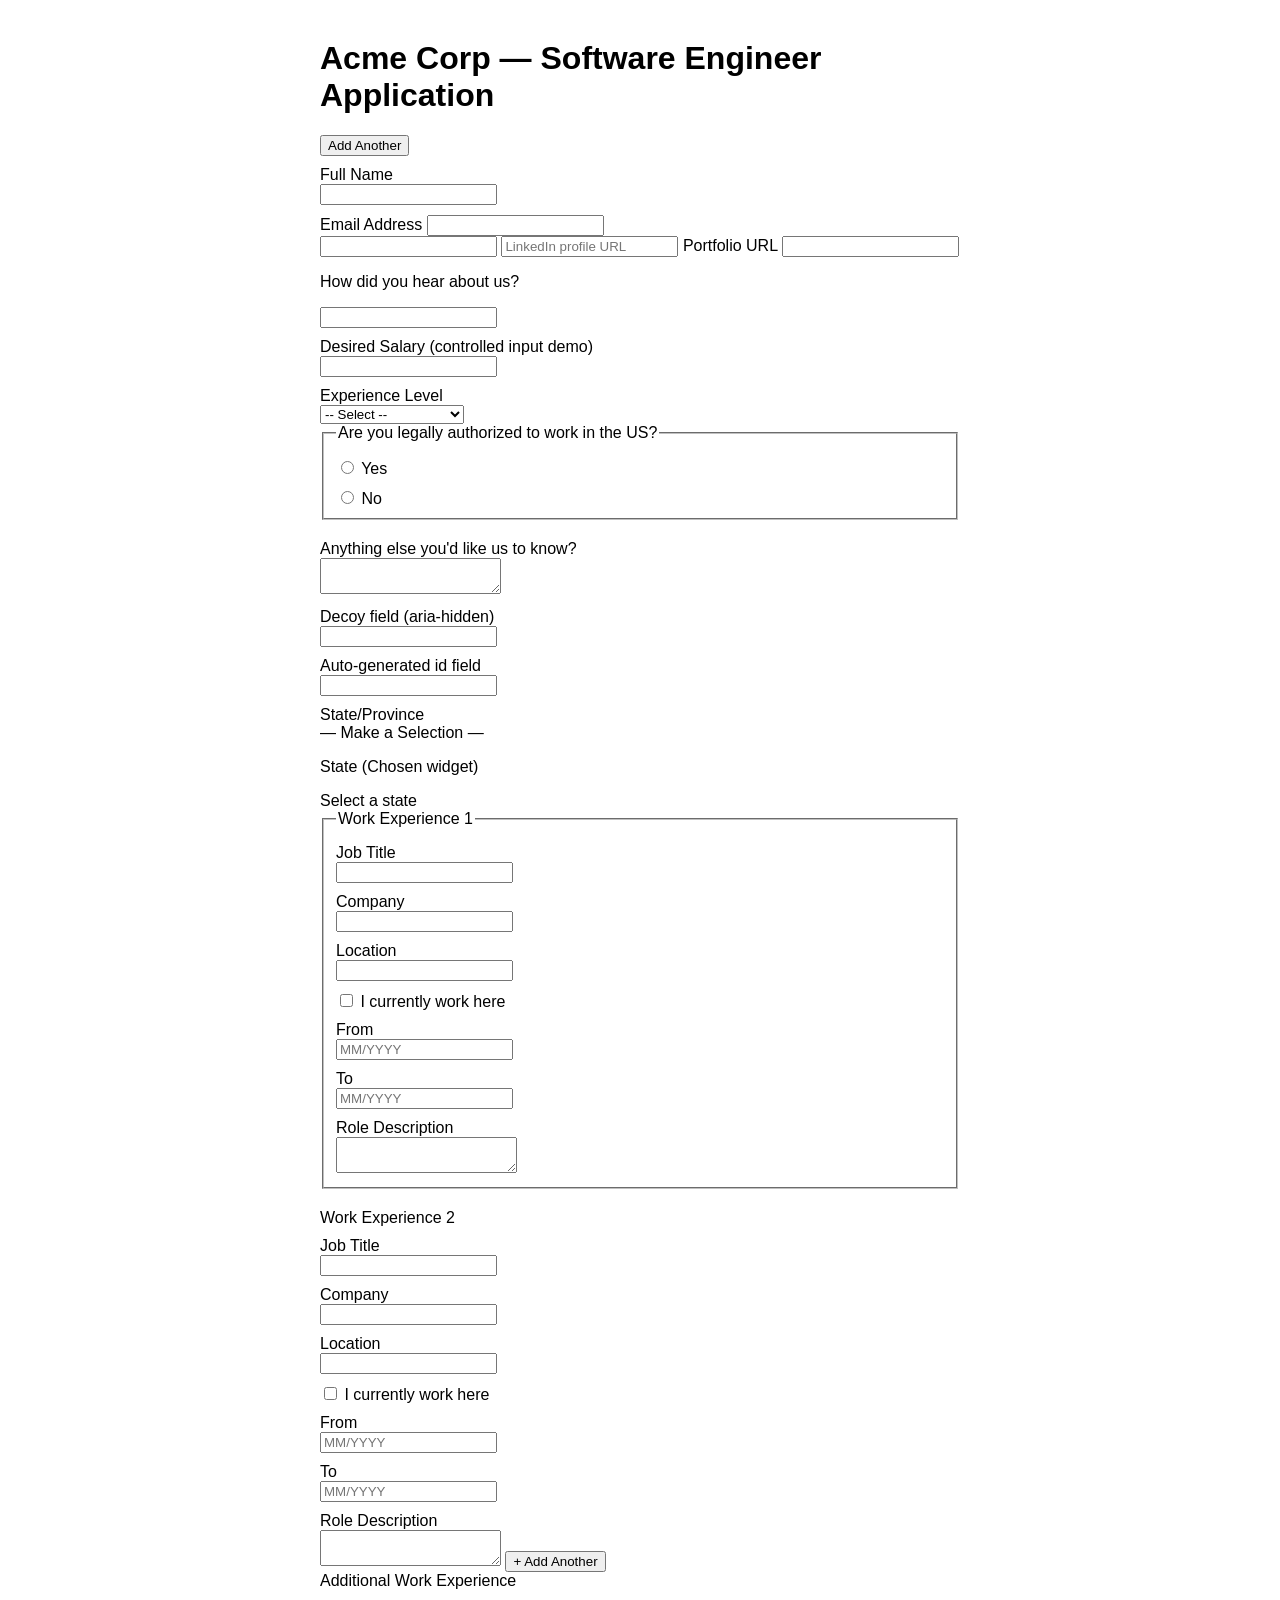
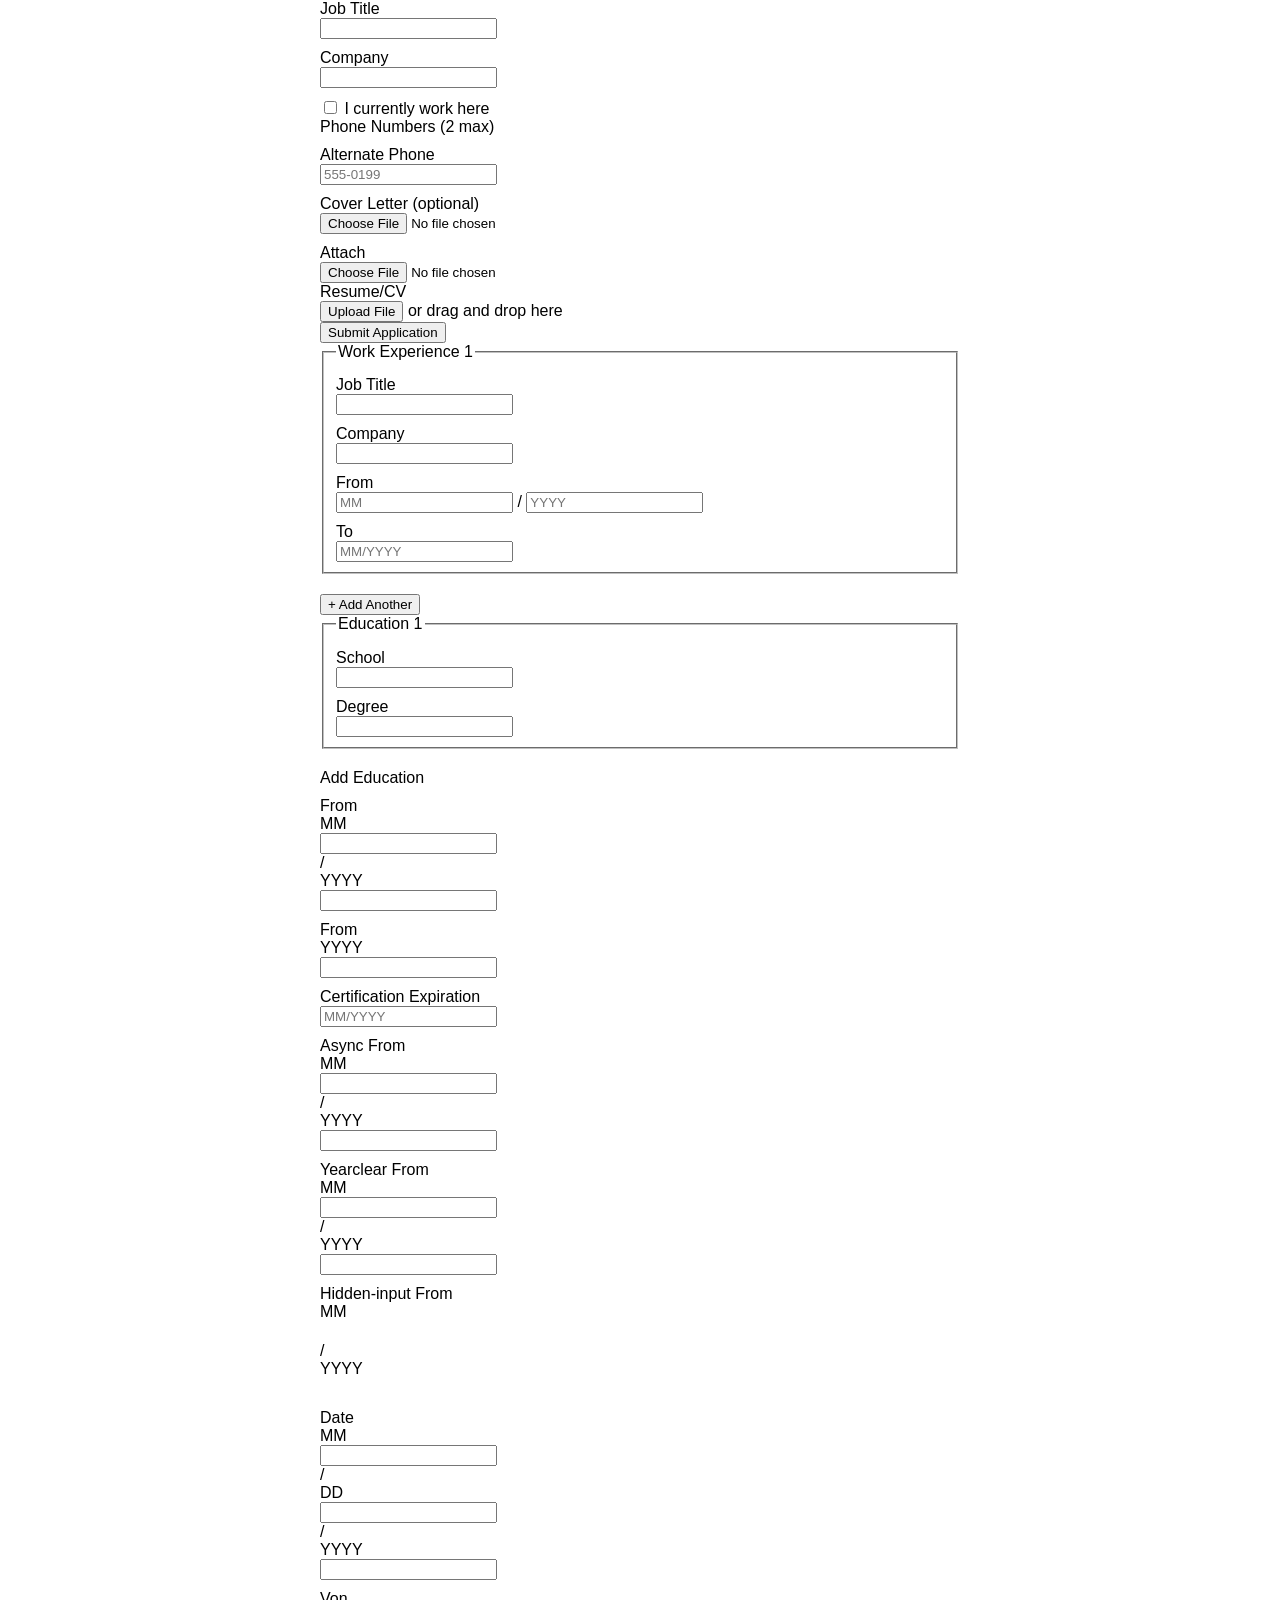
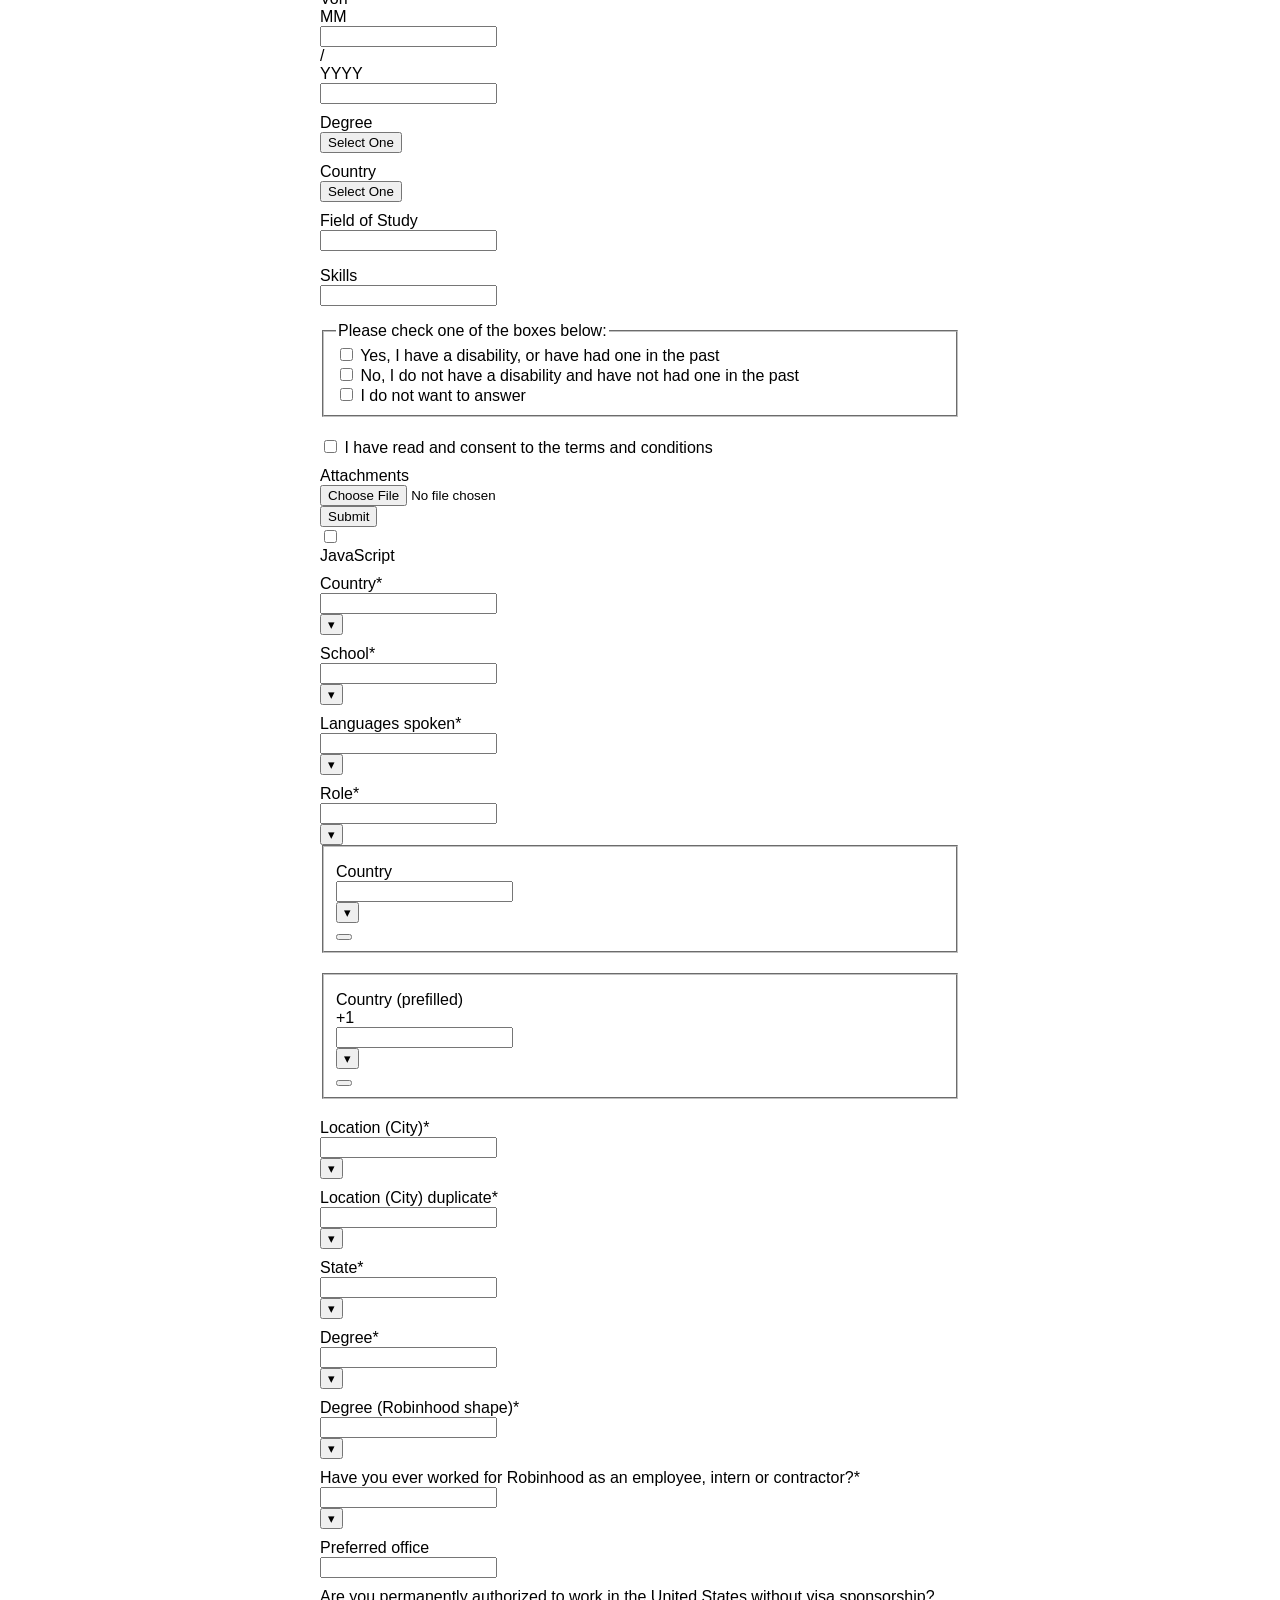
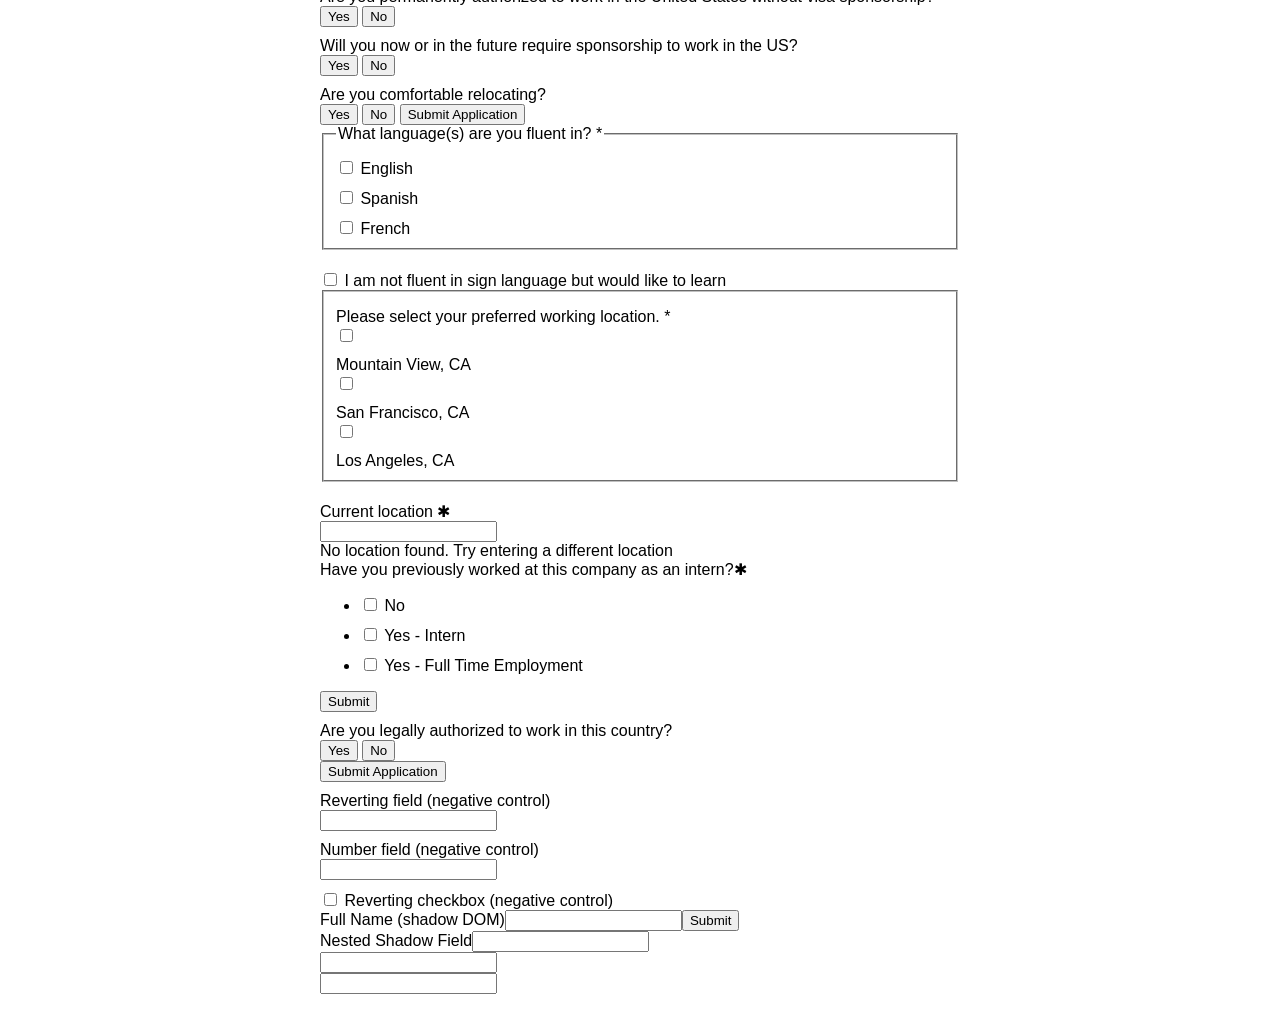
<file: extension/test-page.html>
<!DOCTYPE html>
<html lang="en">
<head>
<meta charset="utf-8">
<title>Mock Job Application (ApplyPilot Copilot test page)</title>
<style>
  body { font-family: sans-serif; max-width: 640px; margin: 40px auto; }
  fieldset { margin-bottom: 20px; }
  label { display: block; margin-top: 10px; }
  .visually-hidden { position: absolute; width: 1px; height: 1px; overflow: hidden; clip: rect(0,0,0,0); }
</style>
</head>
<body>
<h1>Acme Corp — Software Engineer Application</h1>

<!-- ===================================================================
     SUBMIT TRAP (v4 spec, Part 1) — deliberately the very FIRST "add"-shaped
     control anywhere in this document, in its OWN <form> (forms cannot
     nest, so this must live outside #application-form to have a real submit
     handler at all). A naive "find the first button whose text looks like
     Add Another" search would find THIS button before any of the legitimate
     ones further down the page. The button carries NO type="" attribute, so
     its DOM .type is "submit" and it has a form owner — isAddAnotherButtonSafe()
     must refuse it for exactly that reason. If it is ever clicked anyway,
     the trap's own submit handler flips window.__FORM_SUBMITTED__ so a test
     (or the operator's real-Chrome proof) can tell whether anything actually
     reached the point of submitting. preventDefault() keeps that click from
     actually navigating this test page away.
     =================================================================== -->
<form id="trap-form">
  <button id="trap_add_btn">Add Another</button>
</form>
<script>
  document.getElementById('trap-form').addEventListener('submit', function (e) {
    e.preventDefault();
    window.__FORM_SUBMITTED__ = true;
  });
</script>

<form id="application-form">

  <!-- Pattern 1: <label for=id> -->
  <label for="full_name">Full Name</label>
  <input type="text" id="full_name" name="full_name" autocomplete="name">

  <!-- Pattern 2: wrapping <label> -->
  <label>
    Email Address
    <input type="email" name="email" autocomplete="email">
  </label>

  <!-- Pattern 3: aria-label -->
  <input type="tel" name="phone" aria-label="Phone Number" autocomplete="tel">

  <!-- Pattern 4: placeholder-only, no label at all -->
  <input type="text" name="linkedin" placeholder="LinkedIn profile URL">

  <!-- Pattern 5: aria-labelledby referencing separate text -->
  <span id="portfolio-label">Portfolio URL</span>
  <input type="text" name="portfolio" aria-labelledby="portfolio-label">

  <!-- Pattern 6: nearby preceding text node, no label/aria at all -->
  <p>How did you hear about us?</p>
  <input type="text" name="referral">

  <!-- React-style controlled input: setting .value directly does NOT stick unless the
       native setter + input event is used (see the script at the bottom of this file). -->
  <label for="react_input">Desired Salary (controlled input demo)</label>
  <input type="text" id="react_input" name="react_input">

  <!-- select -->
  <label for="experience_level">Experience Level</label>
  <select id="experience_level" name="experience_level">
    <option value="">-- Select --</option>
    <option value="junior">Junior (0-2 years)</option>
    <option value="mid">Mid-level (3-5 years)</option>
    <option value="senior">Senior (6+ years)</option>
  </select>

  <!-- radio group -->
  <fieldset>
    <legend>Are you legally authorized to work in the US?</legend>
    <label><input type="radio" name="work_auth" value="yes"> Yes</label>
    <label><input type="radio" name="work_auth" value="no"> No</label>
  </fieldset>

  <!-- textarea -->
  <label for="cover_note">Anything else you'd like us to know?</label>
  <textarea id="cover_note" name="cover_note"></textarea>

  <!-- should be excluded: hidden input -->
  <input type="hidden" name="hidden_token" value="abc123">

  <!-- should be excluded: aria-hidden wrapper -->
  <div aria-hidden="true">
    <label for="aria_hidden_field">Decoy field (aria-hidden)</label>
    <input type="text" id="aria_hidden_field" name="aria_hidden_field">
  </div>

  <!-- should be excluded: display:none -->
  <div style="display:none">
    <label for="display_none_field">Decoy field (display none)</label>
    <input type="text" id="display_none_field" name="display_none_field">
  </div>

  <!-- react-auto-generated-looking id, to test the "not a good id" heuristic -->
  <label for=":r3:">Auto-generated id field</label>
  <input type="text" id=":r3:" name="weird_id_field">

  <!-- ===================================================================
       Custom select widgets — the real bug from a live Avature/Viasat form:
       a select2- or Chosen-style library hides the native <select> and
       renders a styled div in its place. The plain visibility filter
       correctly drops the hidden <select> on its own, which makes the
       field vanish entirely unless the scanner pairs it with the visible
       widget sitting next to it (see scanner.js findPairedWidget()).
       =================================================================== -->

  <!-- select2-style: hidden native <select> (aria-hidden + the library's own
       marker class) immediately followed by its visible replacement span,
       exactly how select2 renders when left at its default dropdownParent.
       Options carry state NAMES as text, with values that are deliberately
       NOT the 2-letter code (so filling by code "AZ" can only succeed via
       the new state-code cross-match tier, not a plain exact match). -->
  <label for="state_select_s2">State/Province</label>
  <div class="field-wrap">
    <select id="state_select_s2" name="state_s2" class="select2-hidden-accessible" aria-hidden="true" tabindex="-1" style="display:none;">
      <option value="">— Make a Selection —</option>
      <option value="1">Arizona</option>
      <option value="2">California</option>
      <option value="3">New York</option>
    </select>
    <span class="select2 select2-container" role="combobox" aria-haspopup="listbox">
      <span class="select2-selection__rendered">— Make a Selection —</span>
    </span>
  </div>

  <!-- Chosen-style: hidden native <select> (chosen-processed marker,
       display:none) immediately followed by its visible chosen-container
       replacement, no <label for> on the select itself — label must be
       resolved from the nearby preceding text via getLabel(), same as any
       ordinary hidden-but-paired field. Options carry 2-letter CODES as
       text/value (the opposite shape of the select2 block above), so
       filling by the full name "Arizona" can only succeed via the same
       cross-match tier from the other direction. -->
  <p>State (Chosen widget)</p>
  <select id="state_select_chosen" name="state_chosen" class="chosen-processed" style="display:none;">
    <option value="">Select a state</option>
    <option value="AZ">AZ</option>
    <option value="CA">CA</option>
    <option value="NY">NY</option>
  </select>
  <div class="chosen-container" role="listbox">
    <a class="chosen-single">Select a state</a>
  </div>

  <!-- Negative case: a hidden <select> with no widget-library marker and no
       visible sibling standing in for it at all — must stay excluded, same
       as any other hidden field. Proves findPairedWidget() only rescues a
       genuinely-paired select, not every hidden <select> on the page. -->
  <select id="decoy_hidden_select" name="decoy_hidden_select" style="display:none;">
    <option value="x">X</option>
  </select>

  <!-- ===================================================================
       Repeating "Work Experience" blocks — Workday "My Experience" step shape.
       Exercises scanner.js section/section_index resolution via three different paths.
       =================================================================== -->

  <!-- Block 1: section resolved via nearest ancestor <fieldset>'s <legend> -->
  <fieldset>
    <legend>Work Experience 1</legend>

    <label for="we1_title">Job Title</label>
    <input type="text" id="we1_title" name="workExperience-1--jobTitle">

    <label for="we1_company">Company</label>
    <input type="text" id="we1_company" name="workExperience-1--company">

    <label for="we1_location">Location</label>
    <input type="text" id="we1_location" name="workExperience-1--location">

    <label><input type="checkbox" name="workExperience-1--currentlyWorkHere"> I currently work here</label>

    <label for="we1_from">From</label>
    <input type="text" id="we1_from" name="workExperience-1--startDate" placeholder="MM/YYYY">

    <label for="we1_to">To</label>
    <input type="text" id="we1_to" name="workExperience-1--endDate" placeholder="MM/YYYY">

    <label for="we1_desc">Role Description</label>
    <textarea id="we1_desc" name="workExperience-1--roleDescription"></textarea>
  </fieldset>

  <!-- Block 2: no <fieldset>/<legend> — section resolved via a preceding class*="heading" block -->
  <div class="section-heading">Work Experience 2</div>
  <div class="workday-block">
    <label for="we2_title">Job Title</label>
    <input type="text" id="we2_title" name="workExperience-2--jobTitle">

    <label for="we2_company">Company</label>
    <input type="text" id="we2_company" name="workExperience-2--company">

    <label for="we2_location">Location</label>
    <input type="text" id="we2_location" name="workExperience-2--location">

    <label><input type="checkbox" name="workExperience-2--currentlyWorkHere"> I currently work here</label>

    <label for="we2_from">From</label>
    <input type="text" id="we2_from" name="workExperience-2--startDate" placeholder="MM/YYYY">

    <label for="we2_to">To</label>
    <input type="text" id="we2_to" name="workExperience-2--endDate" placeholder="MM/YYYY">

    <label for="we2_desc">Role Description</label>
    <textarea id="we2_desc" name="workExperience-2--roleDescription"></textarea>

    <button type="button">+ Add Another</button>
  </div>

  <!-- Block 3: heading present but carries NO number at all — section_index must be resolved
       ONLY from the field names (workExperience-3--...), never from the heading text. -->
  <div class="section-heading">Additional Work Experience</div>
  <div class="workday-block">
    <label for="we3_title">Job Title</label>
    <input type="text" id="we3_title" name="workExperience-3--jobTitle">

    <label for="we3_company">Company</label>
    <input type="text" id="we3_company" name="workExperience-3--company">

    <label><input type="checkbox" name="workExperience-3--currentlyWorkHere"> I currently work here</label>
  </div>

  <!-- Negative case: a heading with an unrelated digit ("2 max") next to a phone field must
       NOT be mistaken for a section index — no section-ish keyword sits next to the "2". -->
  <div class="section-heading">Phone Numbers (2 max)</div>
  <label for="alt_phone">Alternate Phone</label>
  <input type="tel" id="alt_phone" name="altPhone" placeholder="555-0199">

  <!-- ===================================================================
       Résumé attachment scenarios (v3 spec §B) — exercises
       ApplyPilotScanner.findResumeFileTarget()'s résumé-vs-cover-letter
       disambiguation. The cover-letter input is placed BEFORE the ambiguous
       "Attach" input on purpose: if the cover-letter exclusion rule didn't
       work, DOM order alone would pick the wrong one first.
       =================================================================== -->

  <!-- Should NEVER be chosen as the résumé target, no matter what. -->
  <label for="cover_letter_upload">Cover Letter (optional)</label>
  <input type="file" id="cover_letter_upload" name="cover_letter" accept=".pdf,.doc,.docx">

  <!-- Ambiguous "Attach" file input — no résumé-ish label at all, mirroring a
       Greenhouse dropzone whose label is just "Attach". Should be chosen as
       the résumé target ONLY when no explicitly résumé-labeled input exists
       elsewhere on the page (selftest.js removes the block below to test
       this in isolation). -->
  <label for="attach_upload">Attach</label>
  <input type="file" id="attach_upload" name="attach_file">

  <!-- Greenhouse-style dropzone: visible "Upload File" button + "or drag and
       drop here" copy, with the REAL <input type=file> hidden (display:none)
       and explicitly résumé-labeled. Must be found and chosen despite being
       hidden, and despite the ambiguous "Attach" input above being earlier
       in DOM order (explicit résumé label outranks DOM order). -->
  <div class="gh-dropzone" id="gh_resume_dropzone">
    <div class="gh-dropzone-label">Resume/CV</div>
    <button type="button" class="gh-dropzone-button">Upload File</button>
    <span>or drag and drop here</span>
    <input type="file" id="gh_resume_input" name="resume_gh" style="display:none">
  </div>

  <button type="submit">Submit Application</button>
</form>

<!-- ===================================================================
     Repeating-section EXPANSION fixtures ("Add Another", v4 spec Part 1) —
     the real Workday "My Experience" step shape the operator reported: only
     block 1 exists in the DOM until "Add Another" is clicked; block 2 does
     not exist until then. Kept OUTSIDE <form id="application-form"> on
     purpose (a Workday step is itself not one big native <form> either) so
     this section's own block-counting/add-button resolution can be
     exercised in isolation from the STATIC "Work Experience 1/2/3" fixture
     above, which exists for a different purpose (section_index parsing) and
     already reuses the numbers 1/2/3 — mixing the two would make "how many
     blocks currently exist" ambiguous.

     Layout, in document order: Work Experience 1 (with a split month/year
     "From" date, v4 spec Part 2) -> its own "+ Add Another" <button
     type="button"> -> Education 1 -> its own "Add Education" role="button"
     <div> (proving the guard also accepts non-<button> controls). Each add
     control sits immediately after its OWN section's fields and before the
     other section even starts, so isAddAnotherButtonSafe()'s consumer
     (findAddButtonForKind) must never cross into the wrong section.
     =================================================================== -->
<div id="my-experience-step">

  <fieldset id="myexp-block-1">
    <legend>Work Experience 1</legend>

    <label for="myexp1_title">Job Title</label>
    <input type="text" id="myexp1_title" name="myexp-1--jobTitle">

    <label for="myexp1_company">Company</label>
    <input type="text" id="myexp1_company" name="myexp-1--company">

    <!-- Workday-style split month/year date pair behind a visual "From" label —
         two spinbutton inputs, NOT one MM/YYYY text input. data-automation-id
         values mirror the real Workday markup the operator reported. -->
    <label id="myexp1_from_label">From</label>
    <div class="date-parts" role="group" aria-labelledby="myexp1_from_label">
      <input type="text" data-automation-id="dateSectionMonth-input" role="spinbutton"
             aria-valuemin="1" aria-valuemax="12" placeholder="MM"
             name="myexp-1--fromMonth" id="myexp1_from_month">
      <span aria-hidden="true">/</span>
      <input type="text" data-automation-id="dateSectionYear-input" role="spinbutton"
             placeholder="YYYY" name="myexp-1--fromYear" id="myexp1_from_year">
    </div>

    <!-- A plain single MM/YYYY text input must keep working exactly as today,
         even on a page that also has a split date pair elsewhere. -->
    <label for="myexp1_to">To</label>
    <input type="text" id="myexp1_to" name="myexp-1--endDate" placeholder="MM/YYYY">
  </fieldset>

  <button type="button" id="myexp_add_btn">+ Add Another</button>

  <fieldset id="myedu-block-1">
    <legend>Education 1</legend>

    <label for="myedu1_school">School</label>
    <input type="text" id="myedu1_school" name="myedu-1--school">

    <label for="myedu1_degree">Degree</label>
    <input type="text" id="myedu1_degree" name="myedu-1--degree">
  </fieldset>

  <!-- role="button" instead of a <button> element — proves the guard's third
       structural path (not just <button> / safe <a>). Must NEVER be usable
       to expand the Work Experience section above. -->
  <div role="button" tabindex="0" id="myedu_add_btn" class="add-link">Add Education</div>

</div>

<script>
  // Mimics Workday: clicking "Add Another" appends a whole new block with a
  // heading number one higher than before. Each button only ever adds ONE
  // block per click here (a real "Add Another" only ever adds one entry too;
  // getting to N blocks means clicking it N-1 times).
  (function () {
    var workAdded = false;
    document.getElementById('myexp_add_btn').addEventListener('click', function () {
      if (workAdded) return;
      workAdded = true;
      var fs = document.createElement('fieldset');
      fs.id = 'myexp-block-2';
      fs.innerHTML =
        '<legend>Work Experience 2</legend>' +
        '<label for="myexp2_title">Job Title</label>' +
        '<input type="text" id="myexp2_title" name="myexp-2--jobTitle">' +
        '<label for="myexp2_company">Company</label>' +
        '<input type="text" id="myexp2_company" name="myexp-2--company">' +
        '<label for="myexp2_from">From</label>' +
        '<input type="text" id="myexp2_from" name="myexp-2--startDate" placeholder="MM/YYYY">';
      document.getElementById('myexp-block-1').insertAdjacentElement('afterend', fs);
    });

    var eduAdded = false;
    document.getElementById('myedu_add_btn').addEventListener('click', function () {
      if (eduAdded) return;
      eduAdded = true;
      var fs = document.createElement('fieldset');
      fs.id = 'myedu-block-2';
      fs.innerHTML =
        '<legend>Education 2</legend>' +
        '<label for="myedu2_school">School</label>' +
        '<input type="text" id="myedu2_school" name="myedu-2--school">' +
        '<label for="myedu2_degree">Degree</label>' +
        '<input type="text" id="myedu2_degree" name="myedu-2--degree">';
      document.getElementById('myedu-block-1').insertAdjacentElement('afterend', fs);
    });
  })();
</script>

<script>
  // Simulates a React-controlled input: a re-render loop enforces the value in `reactState`
  // unless the native `input` event fired (which is what setNativeValue() in scanner.js
  // triggers). Setting el.value = x directly with no event will get silently reverted.
  (function () {
    var el = document.getElementById('react_input');
    var reactState = '';
    el.addEventListener('input', function (e) { reactState = e.target.value; });
    setInterval(function () {
      if (el.value !== reactState) el.value = reactState;
    }, 50);
  })();
</script>

<!-- ===================================================================
     Workday widget ground-truth fixtures (v7 spec, 2026-09-24 brief) — built ONLY from the
     markup and negative controls cited in docs/research/2026-09-24-ats-widget-ground-truth.md
     (berellevy/job_app_filler, tarunravisankar/tso_autofiller's verbatim NVIDIA capture,
     theRoadLessOrdinary/add-skills, ajithchandraapplywizz/Workday_Auto), never guessed. The v6
     mock encoded the two guesses the brief refuted — results rendered INSIDE the field, and a
     synchronous spinner commit — and BOTH of those guesses would have passed it, which is
     exactly the failure mode this rewrite exists to stop happening a third time: every fixture
     below either matches a cited real capture, or is a negative control that makes the OLD
     (pre-brief) technique demonstrably fail. Kept in its own <form>, separate from
     #application-form, with its own decoy submit button so a click-path bug here can never be
     confused with (or masked by) the trap fixtures above.
     =================================================================== -->
<form id="wd-form">

  <!-- Month/Year spinner pair (e.g. Work Experience "From") -- the verbatim NVIDIA shape: the
       SAME element carries data-automation-id="dateSection{Month,Year}-input" AND
       aria-label="Month"/"Year", with a sibling "-display" div. A plain `.value =` +
       input/change is IGNORED (see the script below); only a genuine ArrowUp keydown commits
       it, and the truth afterwards is the -display text/aria-valuetext, never input.value. -->
  <div data-automation-id="formField-wd-start-date" id="wd_start_date_field">
    <label id="wd_start_date_label">From</label>
    <div data-automation-id="dateInputWrapper" id="wd_start_date_wrapper">
      <div>
        <div aria-hidden="true" data-automation-id="dateSectionMonth-display" id="wd_start_month-display">MM</div>
        <input type="text" role="spinbutton" aria-label="Month" aria-valuemin="1" aria-valuemax="12"
               data-automation-id="dateSectionMonth-input" id="wd_start_month">
      </div>
      <span aria-hidden="true">/</span>
      <div>
        <div aria-hidden="true" data-automation-id="dateSectionYear-display" id="wd_start_year-display">YYYY</div>
        <input type="text" role="spinbutton" aria-label="Year" aria-valuemin="1900" aria-valuemax="2100"
               data-automation-id="dateSectionYear-input" id="wd_start_year">
      </div>
    </div>
  </div>

  <!-- Year-only spinner (e.g. Education "From"/"To (Actual or Expected)") -- same structure, no
       Month section at all. This one's spinner deliberately needs ArrowUp TWICE per unit to
       commit, exercising the "some variants need it twice" retry-once path. -->
  <div data-automation-id="formField-wd-edu-from-year" id="wd_edu_from_field">
    <label id="wd_edu_from_label">From</label>
    <div data-automation-id="dateInputWrapper" id="wd_edu_from_wrapper">
      <div>
        <div aria-hidden="true" data-automation-id="dateSectionYear-display" id="wd_edu_from_year-display">YYYY</div>
        <input type="text" role="spinbutton" aria-label="Year" data-automation-id="dateSectionYear-input" id="wd_edu_from_year">
      </div>
    </div>
  </div>

  <!-- Masked single-input fallback shape (ankitsharma38) — a dateInputWrapper
       holding exactly ONE plain <input>, no Month/Day/Year section at all.
       Plain value+input with no preceding keydown is IGNORED; only a real
       per-character keydown/keypress/input/keyup sequence sticks. -->
  <div data-automation-id="formField-wd-cert-expiration" id="wd_cert_field">
    <label id="wd_cert_label">Certification Expiration</label>
    <div data-automation-id="dateInputWrapper" id="wd_cert_wrapper">
      <input type="text" id="wd_cert_masked" placeholder="MM/YYYY">
    </div>
  </div>

  <!-- NEGATIVE CONTROL: asynchronous commit (setTimeout 0, not synchronous). A same-tick
       synchronous read-back genuinely sees the OLD value here -- proof the fixture is
       adversarial, not just assumed to be -- and only setWorkdaySpinnerValue()'s real yield
       (wdSleep) observes the committed one. -->
  <div data-automation-id="formField-wd-async-date" id="wd_async_field">
    <label id="wd_async_label">Async From</label>
    <div data-automation-id="dateInputWrapper" id="wd_async_wrapper">
      <div>
        <div aria-hidden="true" data-automation-id="dateSectionMonth-display" id="wd_async_month-display">MM</div>
        <input type="text" role="spinbutton" aria-label="Month" data-automation-id="dateSectionMonth-input" id="wd_async_month">
      </div>
      <span aria-hidden="true">/</span>
      <div>
        <div aria-hidden="true" data-automation-id="dateSectionYear-display" id="wd_async_year-display">YYYY</div>
        <input type="text" role="spinbutton" aria-label="Year" data-automation-id="dateSectionYear-input" id="wd_async_year">
      </div>
    </div>
  </div>

  <!-- NEGATIVE CONTROL: "one model per wrapper" (S4) -- committing Year within 120ms of Month
       having just committed clears Month right back out. Only a filler that YIELDS between
       parts (fillWorkdayDateParts's WD_DATE_YIELD_MS) survives this; setting month then year
       back-to-back with no wait loses the month, which the mock will actually demonstrate. -->
  <div data-automation-id="formField-wd-yearclear-date" id="wd_yearclear_field">
    <label id="wd_yearclear_label">Yearclear From</label>
    <div data-automation-id="dateInputWrapper" id="wd_yearclear_wrapper">
      <div>
        <div aria-hidden="true" data-automation-id="dateSectionMonth-display" id="wd_yearclear_month-display">MM</div>
        <input type="text" role="spinbutton" aria-label="Month" data-automation-id="dateSectionMonth-input" id="wd_yearclear_month">
      </div>
      <span aria-hidden="true">/</span>
      <div>
        <div aria-hidden="true" data-automation-id="dateSectionYear-display" id="wd_yearclear_year-display">YYYY</div>
        <input type="text" role="spinbutton" aria-label="Year" data-automation-id="dateSectionYear-input" id="wd_yearclear_year">
      </div>
    </div>
  </div>

  <!-- NEGATIVE CONTROL: the spinbutton input is genuinely invisible (visibility:hidden) behind
       its own always-visible "-display" div -- S2: "a section may still be backed by an input
       that is visually hidden; prefer it". Gating a fill on the INPUT's own visibility (the old
       behaviour) refuses this instantly; gating on the WRAPPER's visibility (the fix) does not. -->
  <div data-automation-id="formField-wd-hidden-date" id="wd_hidden_field">
    <label id="wd_hidden_label">Hidden-input From</label>
    <div data-automation-id="dateInputWrapper" id="wd_hidden_wrapper">
      <div>
        <div aria-hidden="true" data-automation-id="dateSectionMonth-display" id="wd_hidden_month-display">MM</div>
        <input type="text" role="spinbutton" aria-label="Month" data-automation-id="dateSectionMonth-input"
               id="wd_hidden_month" style="visibility:hidden">
      </div>
      <span aria-hidden="true">/</span>
      <div>
        <div aria-hidden="true" data-automation-id="dateSectionYear-display" id="wd_hidden_year-display">YYYY</div>
        <input type="text" role="spinbutton" aria-label="Year" data-automation-id="dateSectionYear-input"
               id="wd_hidden_year" style="visibility:hidden">
      </div>
    </div>
  </div>

  <!-- Month+Day+Year shape (Self-Identify "Date" and similar) -- S1's MONTH_DAY_YEAR shape,
       explicitly distinct from Month+Year; treating it as Month+Year (the old bug) would
       silently drop the Day. -->
  <div data-automation-id="formField-wd-selfid-date" id="wd_selfid_field">
    <label id="wd_selfid_label">Date</label>
    <div data-automation-id="dateInputWrapper" id="wd_selfid_wrapper">
      <div>
        <div aria-hidden="true" data-automation-id="dateSectionMonth-display" id="wd_selfid_month-display">MM</div>
        <input type="text" role="spinbutton" aria-label="Month" data-automation-id="dateSectionMonth-input" id="wd_selfid_month">
      </div>
      <span aria-hidden="true">/</span>
      <div>
        <div aria-hidden="true" data-automation-id="dateSectionDay-display" id="wd_selfid_day-display">DD</div>
        <input type="text" role="spinbutton" aria-label="Day" data-automation-id="dateSectionDay-input" id="wd_selfid_day">
      </div>
      <span aria-hidden="true">/</span>
      <div>
        <div aria-hidden="true" data-automation-id="dateSectionYear-display" id="wd_selfid_year-display">YYYY</div>
        <input type="text" role="spinbutton" aria-label="Year" data-automation-id="dateSectionYear-input" id="wd_selfid_year">
      </div>
    </div>
  </div>

  <!-- NEGATIVE CONTROL: a localized tenant -- aria-label is German ("Monat"/"Jahr"), so the
       English-only aria-label fallback the extension used to rely on exclusively would refuse
       this; the correct, locale-independent primary hook is data-automation-id. -->
  <div data-automation-id="formField-wd-monat-date" id="wd_monat_field">
    <label id="wd_monat_label">Von</label>
    <div data-automation-id="dateInputWrapper" id="wd_monat_wrapper">
      <div>
        <div aria-hidden="true" data-automation-id="dateSectionMonth-display" id="wd_monat_month-display">MM</div>
        <input type="text" role="spinbutton" aria-label="Monat" data-automation-id="dateSectionMonth-input" id="wd_monat_month">
      </div>
      <span aria-hidden="true">/</span>
      <div>
        <div aria-hidden="true" data-automation-id="dateSectionYear-display" id="wd_monat_year-display">YYYY</div>
        <input type="text" role="spinbutton" aria-label="Jahr" data-automation-id="dateSectionYear-input" id="wd_monat_year">
      </div>
    </div>
  </div>

  <!-- Degree dropdown — button[aria-haspopup=listbox] inside formField-*; its
       listbox is portalled to the very END of <body> (see below), linked only
       via aria-controls, exactly like a real Workday prompt. -->
  <div data-automation-id="formField-degree" id="wd_degree_field">
    <label id="wd_degree_label">Degree</label>
    <button type="button" aria-haspopup="listbox" aria-controls="wd_degree_listbox" id="wd_degree_button">
      <span id="wd_degree_button_text">Select One</span>
    </button>
  </div>

  <!-- Country dropdown — same shape, exercises the country alias table AND (via a 60-item
       virtualized catalog rendered a handful at a time) the scroll/ArrowDown collection path. -->
  <div data-automation-id="formField-country" id="wd_country_field">
    <label id="wd_country_label">Country</label>
    <button type="button" aria-haspopup="listbox" aria-controls="wd_country_listbox" id="wd_country_button">
      <span id="wd_country_button_text">Select One</span>
    </button>
  </div>

  <!-- Field of Study prompt -- multiSelectContainer whose results render in a PORTALLED popup
       (see #wd_fos_popup at the end of <body>), never inside this field. A loose "live search"
       always shows the same fixed options after Enter, same as before -- the negative case is a
       nonsense term whose results are non-empty but match nothing confidently. -->
  <div data-automation-id="formField-field-of-study" id="wd_fos_field">
    <label id="wd_fos_label">Field of Study</label>
    <div data-automation-id="multiSelectContainer" id="wd_fos_container">
      <input type="text" id="wd_fos_input" role="combobox">
    </div>
    <ul data-automation-id="selectedItemList" id="wd_fos_selected"></ul>
  </div>

  <!-- Skills prompt -- same multiSelectContainer shape; results render in a PORTALLED popup
       (#wd_skills_popup at the end of <body>) with the real menuItem/promptLeafNode/
       checkboxPanel/promptOption row anatomy. See the script below for the full adversarial
       catalog (virtualization, "No Items.", auto-commit with no popup at all, latency, a picky
       checkbox) keyed by the exact typed term. -->
  <div data-automation-id="formField-skills" id="wd_skills_field">
    <label id="wd_skills_label">Skills</label>
    <div data-automation-id="multiSelectContainer" id="wd_skills_container">
      <input type="text" id="wd_skills_input">
    </div>
    <ul data-automation-id="selectedItemList" id="wd_skills_selected"></ul>
  </div>

  <!-- Self-Identify disability question (CC-305) -- a CheckboxGroup fieldset that "requires
       exactly one selection" (S5), with the current official option texts. -->
  <div data-automation-id="formField-disabilityStatus" id="wd_disability_field">
    <fieldset data-automation-id="disabilityStatus-CheckboxGroup" id="wd_disability_group">
      <legend id="wd_disability_legend">Please check one of the boxes below:</legend>
      <div role="cell">
        <input type="checkbox" id="wd_disability_yes">
        <span>Yes, I have a disability, or have had one in the past</span>
      </div>
      <div role="cell">
        <input type="checkbox" id="wd_disability_no">
        <span>No, I do not have a disability and have not had one in the past</span>
      </div>
      <div role="cell">
        <input type="checkbox" id="wd_disability_decline">
        <span>I do not want to answer</span>
      </div>
    </fieldset>
  </div>

  <!-- Terms/consent -- a legal attestation the extension must NEVER auto-tick, no matter how
       confidently some value might otherwise seem to match its label text. -->
  <div data-automation-id="formField-termsAndConditions" id="wd_terms_field">
    <label>
      <input type="checkbox" data-automation-id="agreementCheckbox" id="wd_agreement_checkbox">
      I have read and consent to the terms and conditions
    </label>
  </div>

  <!-- Résumé upload — Workday consumes the File and empties input.files,
       showing file-upload-item-name instead. Labelled "Attachments" (NOT
       "Resume/CV") deliberately, so it never competes with the existing
       Greenhouse-style résumé-target-selection fixtures/tests above, which
       already exhaustively cover findResumeFileTarget()'s own rules against
       their own dedicated inputs. Cannot be exercised end-to-end in jsdom —
       jsdom has no DataTransfer at all (see selftest.js) — included here for
       the real-Chrome proof (scripts/chrome_load_test.py, owned elsewhere).
       The dropzone ALSO answers a native 'drop' (see the script below) --
       a NEGATIVE CONTROL for the "two upload channels" bug: a widget that
       delivers on both change and drop, expecting exactly one uploaded item. -->
  <div data-automation-id="formField-wd-resume" id="wd_resume_field">
    <label id="wd_resume_label">Attachments</label>
    <div data-automation-id="file-upload-drop-zone" id="wd_resume_dropzone">
      <input type="file" id="wd_resume_input" name="wd_resume">
    </div>
    <div id="wd_resume_uploaded_area"></div>
  </div>

  <!-- The real Workday submit control — proves nothing above ever reaches it,
       exactly like the "trap-form" button at the top of this file. -->
  <button type="submit" data-automation-id="bottom-navigation-submit-button" id="wd_submit_btn">Submit</button>
</form>

<!-- Portalled listbox popups — appended at the very END of <body>, far from
     their opener buttons, linked only via aria-controls (see
     resolveWorkdayListbox() in scanner.js). -->
<ul role="listbox" id="wd_degree_listbox" style="display:none;">
  <li role="option" data-automation-id="promptOption-bachelor">Bachelors Degree or Equivalent</li>
  <li role="option" data-automation-id="promptOption-master">Masters Degree or Equivalent</li>
  <li role="option" data-automation-id="promptOption-doctorate">Doctorate</li>
  <li role="option" data-automation-id="promptOption-associate">Associates Degree</li>
  <li role="option" data-automation-id="promptOption-hs">High School or Equivalent</li>
</ul>
<!-- Virtualized: only 3 options render at a time (see script) out of 60+ -- the target
     ("United States of America") sits well past what renders on open, so a correct fill must
     scroll/ArrowDown to collect it rather than report "no confident match". -->
<ul role="listbox" id="wd_country_listbox" style="display:none;"></ul>

<!-- NEGATIVE CONTROL: a decoy wd-popup for a DIFFERENT, unrelated field, already open BEFORE
     any Skills interaction starts and listing a term Skills will also search for. Popup
     resolution via data-associated-widget (and the "since our own snapshot" fallback) must
     never read this one. -->
<div data-automation-widget="wd-popup" id="wd_decoy_popup">
  <div data-associated-widget="wd_decoy_other_container">
    <div data-automation-id="menuItem" data-automation-selected="true">
      <div data-automation-id="promptLeafNode" data-automation-checked="Not Checked">
        <input type="checkbox" data-automation-id="checkboxPanel">
        <div data-automation-id="promptOption" data-automation-label="JavaScript">JavaScript</div>
      </div>
    </div>
  </div>
</div>

<!-- NEGATIVE CONTROL: a DIFFERENT field's own selectedItemList, already containing a term
     Skills will also search for. workdayPromptHasPill/getWorkdayPromptCurrentValue must stay
     scoped to the Skills field's OWN formField and never read this. -->
<div data-automation-id="formField-decoy-other" id="wd_decoy_other_field" style="display:none;">
  <ul data-automation-id="selectedItemList" id="wd_decoy_other_selected"><li>Python</li></ul>
</div>

<!-- Skills' and Field of Study's own real popups -- portalled to <body>, linked to their
     multiSelectContainer via data-associated-widget, per S1. -->
<div data-automation-widget="wd-popup" id="wd_skills_popup" style="display:none;">
  <div data-associated-widget="wd_skills_container" id="wd_skills_popup_inner"></div>
</div>
<div data-automation-widget="wd-popup" id="wd_fos_popup" style="display:none;">
  <div data-associated-widget="wd_fos_container" id="wd_fos_popup_inner"></div>
</div>

<script>
(function () {
  document.getElementById('wd-form').addEventListener('submit', function (e) {
    e.preventDefault();
    window.__FORM_SUBMITTED__ = true;
    // A separate counter (as opposed to the shared boolean flag above, which the
    // pre-existing trap-form fixture elsewhere on this page also sets) so a test can tell
    // "did clicking through the Workday widgets ever submit THIS form" apart from "has
    // ANY trap on this whole page ever been deliberately bypassed-and-clicked so far".
    window.__WD_SUBMIT_COUNT__ = (window.__WD_SUBMIT_COUNT__ || 0) + 1;
  });

  // ---- spinner date fields ------------------------------------------------
  // Faithfully distinguishes the two techniques the project brief describes: a plain
  // `.value =` write that ALSO fires input/change (the WRONG, previously-shipped technique) is
  // reverted on the spot by the listeners below; a bare `.value =` write with NO event,
  // followed by a real ArrowUp keydown, is exactly what a spinner widget's own keydown handler
  // would see and commit -- exactly what setWorkdaySpinnerValue() in scanner.js does. Keeps the
  // "-display" div and aria-valuetext/aria-valuenow in sync with every real commit, and back to
  // the "MM"/"YYYY" placeholder whenever cleared -- the ONLY things a correct implementation
  // may now treat as ground truth (never input.value).
  function paintSpinner(input, displayEl, placeholder, pad, v) {
    if (v === '' || v == null) {
      input.value = '';
      input.removeAttribute('aria-valuetext');
      input.removeAttribute('aria-valuenow');
      if (displayEl) displayEl.textContent = placeholder;
      return;
    }
    var text = pad && v < 10 ? '0' + v : String(v);
    input.value = String(v);
    input.setAttribute('aria-valuetext', text);
    input.setAttribute('aria-valuenow', String(v));
    if (displayEl) displayEl.textContent = text;
  }

  function makeSpinner(input, min, max, opts) {
    opts = opts || {};
    var presses = opts.presses || 1;
    var displayEl = opts.displayId ? document.getElementById(opts.displayId) : null;
    var placeholder = opts.placeholder || 'MM';
    var pad = !!opts.pad;
    var asyncCommit = !!opts.async;
    var committed = '';
    var pending = 0;
    paintSpinner(input, displayEl, placeholder, pad, '');
    function revert() { paintSpinner(input, displayEl, placeholder, pad, committed); }
    input.addEventListener('input', revert);
    input.addEventListener('change', revert);
    input.addEventListener('keydown', function (e) {
      if (e.key !== 'ArrowUp' && e.key !== 'ArrowDown') return;
      pending++;
      if (pending < presses) return; // this variant needs `presses` ArrowUps per unit
      pending = 0;
      var n = parseInt(input.value, 10);
      if (isNaN(n)) n = (e.key === 'ArrowUp') ? (min - 1) : (max + 1);
      n += (e.key === 'ArrowUp' ? 1 : -1);
      if (n > max) n = max;
      if (n < min) n = min;
      function commit() { committed = n; paintSpinner(input, displayEl, placeholder, pad, n); }
      if (asyncCommit) setTimeout(commit, 0); else commit(); // Workday's own commit -- fires no input/change event
      if (opts.onCommit) opts.onCommit(n);
    });
    return { get committed() { return committed; } };
  }
  makeSpinner(document.getElementById('wd_start_month'), 1, 12, { displayId: 'wd_start_month-display', placeholder: 'MM', pad: true });
  makeSpinner(document.getElementById('wd_start_year'), 1900, 2100, { displayId: 'wd_start_year-display', placeholder: 'YYYY' });
  // Deliberately needs TWO ArrowUps per unit -- exercises setWorkdaySpinnerValue()'s
  // "some variants need it twice" retry-once path.
  makeSpinner(document.getElementById('wd_edu_from_year'), 1900, 2100, { presses: 2, displayId: 'wd_edu_from_year-display', placeholder: 'YYYY' });

  // NEGATIVE CONTROL: asynchronous commit (setTimeout 0).
  makeSpinner(document.getElementById('wd_async_month'), 1, 12, { async: true, displayId: 'wd_async_month-display', placeholder: 'MM', pad: true });
  makeSpinner(document.getElementById('wd_async_year'), 1900, 2100, { async: true, displayId: 'wd_async_year-display', placeholder: 'YYYY' });

  // NEGATIVE CONTROL: hidden spinbutton input behind an always-visible display.
  makeSpinner(document.getElementById('wd_hidden_month'), 1, 12, { displayId: 'wd_hidden_month-display', placeholder: 'MM', pad: true });
  makeSpinner(document.getElementById('wd_hidden_year'), 1900, 2100, { displayId: 'wd_hidden_year-display', placeholder: 'YYYY' });

  // Self-Identify Month+Day+Year -- three independent spinners, same technique.
  makeSpinner(document.getElementById('wd_selfid_month'), 1, 12, { displayId: 'wd_selfid_month-display', placeholder: 'MM', pad: true });
  makeSpinner(document.getElementById('wd_selfid_day'), 1, 31, { displayId: 'wd_selfid_day-display', placeholder: 'DD', pad: true });
  makeSpinner(document.getElementById('wd_selfid_year'), 1900, 2100, { displayId: 'wd_selfid_year-display', placeholder: 'YYYY' });

  // Localized tenant (aria-label="Monat"/"Jahr", but data-automation-id is the real English hook).
  makeSpinner(document.getElementById('wd_monat_month'), 1, 12, { displayId: 'wd_monat_month-display', placeholder: 'MM', pad: true });
  makeSpinner(document.getElementById('wd_monat_year'), 1900, 2100, { displayId: 'wd_monat_year-display', placeholder: 'YYYY' });

  // NEGATIVE CONTROL: "one model per wrapper" -- committing Year within 120ms of Month having
  // just committed clears Month right back out (S4: "editing the year can clear the month").
  // Deliberately hand-rolled rather than built on makeSpinner, since the Year handler needs to
  // reach into Month's own committed/paint state.
  (function () {
    var monthInput = document.getElementById('wd_yearclear_month');
    var yearInput = document.getElementById('wd_yearclear_year');
    var monthDisplay = document.getElementById('wd_yearclear_month-display');
    var yearDisplay = document.getElementById('wd_yearclear_year-display');
    var monthCommittedAt = 0;
    var monthCommitted = '', yearCommitted = '';
    paintSpinner(monthInput, monthDisplay, 'MM', true, '');
    paintSpinner(yearInput, yearDisplay, 'YYYY', false, '');
    monthInput.addEventListener('input', function () { paintSpinner(monthInput, monthDisplay, 'MM', true, monthCommitted); });
    monthInput.addEventListener('change', function () { paintSpinner(monthInput, monthDisplay, 'MM', true, monthCommitted); });
    yearInput.addEventListener('input', function () { paintSpinner(yearInput, yearDisplay, 'YYYY', false, yearCommitted); });
    yearInput.addEventListener('change', function () { paintSpinner(yearInput, yearDisplay, 'YYYY', false, yearCommitted); });
    monthInput.addEventListener('keydown', function (e) {
      if (e.key !== 'ArrowUp') return;
      var n = parseInt(monthInput.value, 10); if (isNaN(n)) n = 0; n = Math.min(n + 1, 12);
      monthCommitted = n; monthCommittedAt = Date.now();
      paintSpinner(monthInput, monthDisplay, 'MM', true, n);
    });
    yearInput.addEventListener('keydown', function (e) {
      if (e.key !== 'ArrowUp') return;
      var n = parseInt(yearInput.value, 10); if (isNaN(n)) n = 1999; n++;
      yearCommitted = n;
      paintSpinner(yearInput, yearDisplay, 'YYYY', false, n);
      if (monthCommittedAt && (Date.now() - monthCommittedAt) < 120) {
        monthCommitted = '';
        paintSpinner(monthInput, monthDisplay, 'MM', true, '');
      }
    });
  })();

  // ---- masked single-input date field ------------------------------------
  // Only accepts a value change immediately preceded by a real keydown on the
  // same element -- a crude but genuine proxy for "typed", matching
  // typeMaskedTextField()'s keydown-before-each-character sequence. A plain
  // value+input write with no keydown first is reverted.
  (function () {
    var input = document.getElementById('wd_cert_masked');
    var committed = '';
    var sawKeydown = false;
    input.addEventListener('keydown', function () { sawKeydown = true; });
    input.addEventListener('input', function () {
      if (!sawKeydown) { input.value = committed; return; }
      committed = input.value;
      sawKeydown = false;
    });
    input.addEventListener('blur', function () { sawKeydown = false; });
  })();

  // ---- dropdowns ------------------------------------------------------------
  // Degree: a short, fully-rendered list (unchanged). Country: a 60-item virtualized catalog
  // (only a window of 3 renders at a time) with the target ("United States of America") placed
  // well past what's visible on open -- proves the scroll/ArrowDown collection path, and that
  // the removed "first visible listbox on the page" fallback is no longer needed for it to work.
  function makeDropdown(buttonId, listboxId, textId) {
    var btn = document.getElementById(buttonId);
    var listbox = document.getElementById(listboxId);
    var textEl = document.getElementById(textId);
    function wireOptionClicks() {
      Array.prototype.forEach.call(listbox.querySelectorAll('[role="option"]'), function (opt) {
        opt.addEventListener('click', function () {
          textEl.textContent = opt.textContent;
          listbox.style.display = 'none';
        });
      });
    }
    btn.addEventListener('click', function () {
      var opening = listbox.style.display !== 'block';
      listbox.style.display = opening ? 'block' : 'none';
      if (opening && listbox.__renderWindow) {
        listbox.__scrollIndex = 0; // fresh open always starts back at the top of the catalog
        listbox.__renderWindow(0);
        wireOptionClicks();
      }
    });
    btn.addEventListener('keydown', function (e) {
      if (e.key === 'Escape') { listbox.style.display = 'none'; return; }
      if (e.key === 'ArrowDown' && listbox.__renderWindow) {
        listbox.__scrollIndex = (listbox.__scrollIndex || 0) + (listbox.__scrollStep || 3);
        listbox.__renderWindow(listbox.__scrollIndex);
        wireOptionClicks();
      }
    });
    wireOptionClicks();
  }
  makeDropdown('wd_degree_button', 'wd_degree_listbox', 'wd_degree_button_text');

  (function () {
    var countries = ['Argentina', 'Australia', 'Austria', 'Belgium', 'Brazil', 'Canada', 'Chile',
      'China', 'Colombia', 'Czech Republic', 'Denmark', 'Egypt', 'Finland', 'France', 'Germany',
      'Greece', 'Hungary', 'India', 'Indonesia', 'Ireland', 'Israel', 'Italy', 'Japan', 'Kenya',
      'Malaysia', 'Mexico', 'Morocco', 'Netherlands', 'New Zealand', 'Nigeria', 'Norway',
      'Pakistan', 'Peru', 'Philippines', 'Poland', 'Portugal', 'Romania', 'Russia',
      'Saudi Arabia', 'Singapore', 'South Africa', 'South Korea', 'Spain', 'Sweden',
      'Switzerland', 'Taiwan', 'Thailand', 'Turkey', 'Ukraine',
      'United Arab Emirates', 'United Kingdom',
      // deliberately NOT near the top or bottom -- three ArrowDown/scroll rounds needed
      'United States of America',
      'Uruguay', 'Venezuela', 'Vietnam', 'Zambia', 'Zimbabwe'];
    var WINDOW = 5;
    var listbox = document.getElementById('wd_country_listbox');
    listbox.__scrollStep = WINDOW;
    listbox.__renderWindow = function (startIdx) {
      listbox.innerHTML = '';
      countries.slice(startIdx, startIdx + WINDOW).forEach(function (name) {
        var li = document.createElement('li');
        li.setAttribute('role', 'option');
        li.textContent = name;
        listbox.appendChild(li);
      });
    };
  })();
  makeDropdown('wd_country_button', 'wd_country_listbox', 'wd_country_button_text');

  // ---- Field of Study prompt: portalled popup, loose fixed-list "live search" --------------
  (function () {
    var input = document.getElementById('wd_fos_input');
    var popup = document.getElementById('wd_fos_popup');
    var inner = document.getElementById('wd_fos_popup_inner');
    var selected = document.getElementById('wd_fos_selected');
    var options = ['Computer Science', 'Electrical Engineering', 'Business Administration'];
    function alreadySelected(text) {
      return Array.prototype.some.call(selected.querySelectorAll('li'), function (li) { return li.textContent === text; });
    }
    function render(rows) {
      inner.innerHTML = '';
      rows.forEach(function (label) {
        var menuItem = document.createElement('div');
        menuItem.setAttribute('data-automation-id', 'menuItem');
        var opt = document.createElement('div');
        opt.setAttribute('data-automation-id', 'promptOption');
        opt.setAttribute('data-automation-label', label);
        opt.textContent = label;
        menuItem.appendChild(opt);
        menuItem.addEventListener('click', function () {
          if (!alreadySelected(label)) {
            var li = document.createElement('li');
            li.textContent = label;
            selected.appendChild(li);
          }
        });
        inner.appendChild(menuItem);
      });
    }
    input.addEventListener('keydown', function (e) {
      if (e.key === 'Escape') { popup.style.display = 'none'; return; }
      if (e.key !== 'Enter') return;
      setTimeout(function () {
        render(options);
        popup.style.display = 'block';
      }, 15);
    });
  })();

  // ---- Skills prompt: portalled popup, full adversarial catalog per the project brief ------
  // Real anatomy: menuItem (row, data-automation-selected marks the highlight) ->
  // promptLeafNode (data-automation-checked marks the checked state) -> checkboxPanel (the
  // actual checkbox) + promptOption (data-automation-label carries the text).
  (function () {
    var input = document.getElementById('wd_skills_input');
    var popup = document.getElementById('wd_skills_popup');
    var inner = document.getElementById('wd_skills_popup_inner');
    var selected = document.getElementById('wd_skills_selected');
    var pickyLabels = ['Figma'];
    var virtualState = null;

    function alreadySelected(text) {
      return Array.prototype.some.call(selected.querySelectorAll('li'), function (li) { return li.textContent === text; });
    }
    function addPill(text) {
      if (alreadySelected(text)) return;
      var li = document.createElement('li');
      li.textContent = text;
      selected.appendChild(li);
    }
    function commit(label, leaf, cb) {
      cb.checked = true;
      leaf.setAttribute('data-automation-checked', 'Checked');
      addPill(label);
    }
    function renderRows(rows, highlightIdx) {
      inner.innerHTML = '';
      rows.forEach(function (label, i) {
        var menuItem = document.createElement('div');
        menuItem.setAttribute('data-automation-id', 'menuItem');
        menuItem.setAttribute('data-automation-selected', i === highlightIdx ? 'true' : 'false');
        var leaf = document.createElement('div');
        leaf.setAttribute('data-automation-id', 'promptLeafNode');
        leaf.setAttribute('data-automation-checked', alreadySelected(label) ? 'Checked' : 'Not Checked');
        var cb = document.createElement('input');
        cb.type = 'checkbox';
        cb.setAttribute('data-automation-id', 'checkboxPanel');
        cb.checked = alreadySelected(label);
        var opt = document.createElement('div');
        opt.setAttribute('data-automation-id', 'promptOption');
        opt.setAttribute('data-automation-label', label);
        opt.textContent = label;
        leaf.appendChild(cb);
        leaf.appendChild(opt);
        menuItem.appendChild(leaf);
        inner.appendChild(menuItem);

        var picky = pickyLabels.indexOf(label) !== -1;
        cb.addEventListener('click', function () {
          if (picky) { cb.checked = false; return; } // "React ignores a bare el.click()" (S3)
          commit(label, leaf, cb);
        });
        ['pointerdown', 'mousedown', 'pointerup', 'mouseup'].forEach(function (evtName) {
          leaf.addEventListener(evtName, function () { leaf.__sawPointer = true; });
        });
        leaf.addEventListener('click', function (e) {
          if (e.target === cb) return; // the checkbox's own listener above already handled it
          if (!picky || leaf.__sawPointer) commit(label, leaf, cb);
        });
      });
    }
    function showNoItems() {
      inner.innerHTML = '';
      var notice = document.createElement('div');
      notice.textContent = 'No Items.';
      inner.appendChild(notice);
    }
    function openAt(rows, highlightIdx) {
      popup.style.display = 'block';
      renderRows(rows, highlightIdx == null ? 0 : highlightIdx);
    }

    // Keyed by the exact typed term (lowercased) -- see the mock's own comment block above and
    // the project brief §2.3 for what each case proves.
    function catalog(termKey) {
      if (termKey === 'python') return { kind: 'rows', rows: ['Python'] };
      if (termKey === 'sql') return { kind: 'rows', rows: ['Structured Query Language (SQL)'] };
      if (termKey === 'excel') return { kind: 'empty' }; // "No Items." -- must fail fast, not wait out the full budget
      if (termKey === 'java') return { kind: 'virtual', rows: ['JavaScript', 'Java'] }; // exact match is 1 ArrowDown away
      if (termKey === 'docker') return { kind: 'autocommit', label: 'Docker' }; // commits on Enter, NO popup ever
      if (termKey === 'kubernetes') return { kind: 'rows', rows: ['Kubernetes'], delayMs: 900 }; // arrives late
      if (termKey === 'figma') return { kind: 'rows', rows: ['Figma'] }; // picky checkbox, see pickyLabels
      return { kind: 'nothing' }; // genuinely nothing happens -- no popup, no pill, ever
    }

    input.addEventListener('keydown', function (e) {
      if (e.key === 'Escape') { popup.style.display = 'none'; virtualState = null; return; }
      if (e.key === 'ArrowDown' && virtualState) {
        virtualState.idx = Math.min(virtualState.idx + 1, virtualState.rows.length - 1);
        openAt([virtualState.rows[virtualState.idx]], 0);
        return;
      }
      if (e.key !== 'Enter') return;
      var termKey = input.value.trim().toLowerCase();
      var plan = catalog(termKey);
      virtualState = null;
      if (plan.kind === 'nothing') return;
      if (plan.kind === 'autocommit') { setTimeout(function () { addPill(plan.label); }, 20); return; }
      setTimeout(function () {
        if (plan.kind === 'empty') { openAt([]); showNoItems(); return; }
        if (plan.kind === 'virtual') { virtualState = { idx: 0, rows: plan.rows }; openAt([plan.rows[0]], 0); return; }
        openAt(plan.rows, 0);
      }, plan.delayMs || 15);
    });
  })();

  // ---- résumé upload (Workday consumes the File and empties input.files) --
  function addResumeItem(name) {
    setTimeout(function () {
      var item = document.createElement('div');
      item.setAttribute('data-automation-id', 'file-upload-item');
      var nameEl = document.createElement('div');
      nameEl.setAttribute('data-automation-id', 'file-upload-item-name');
      nameEl.textContent = name;
      item.appendChild(nameEl);
      document.getElementById('wd_resume_uploaded_area').appendChild(item);
    }, 30);
  }
  document.getElementById('wd_resume_input').addEventListener('change', function (e) {
    var f = e.target.files && e.target.files[0];
    if (!f) return;
    try { e.target.value = ''; } catch (err) { /* real browsers allow clearing a file input */ }
    addResumeItem(f.name);
  });
  // NEGATIVE CONTROL: this widget ALSO answers a native 'drop', independent of whether change
  // already delivered the file -- a fix that fires 'drop' unconditionally (the old bug) creates
  // a SECOND file-upload-item from one attachResumeFile() call; a fix that fires it only when
  // change didn't stick creates exactly one either way.
  document.getElementById('wd_resume_dropzone').addEventListener('drop', function (e) {
    var f = e.dataTransfer && e.dataTransfer.files && e.dataTransfer.files[0];
    if (!f) return;
    addResumeItem(f.name);
  });
})();
</script>

<!-- ===================================================================
     Choice widgets (2026-09-24 live probe) -- react-select / generic ARIA
     comboboxes, Ashby Yes/No button groups, checkbox groups, Lever's location
     type-ahead. Built ONLY from real captured markup (see
     docs/research/live-captures-2026-09-24/*.json and
     docs/research/2026-09-24-ats-widget-ground-truth.md §6), never guessed.
     Kept in its own <form>, separate from #application-form and #wd-form,
     with its own decoy submit buttons.
     =================================================================== -->
<form id="ats-widgets-form">

  <!-- Greenhouse react-select, STATIC option list (e.g. Country). -->
  <div class="select" id="gh_country_field">
    <label id="gh_country_label">Country<span aria-hidden="true">*</span></label>
    <div class="select-shell">
      <div class="select__control">
        <div class="select__value-container" id="gh_country_value">
          <input type="text" role="combobox" id="gh_country_input" class="select__input"
                 aria-labelledby="gh_country_label" aria-autocomplete="list" aria-expanded="false" autocomplete="off">
        </div>
        <div class="select__indicators">
          <button type="button" aria-label="Toggle flyout" id="gh_country_toggle">&#9662;</button>
        </div>
      </div>
      <div class="select__menu" id="gh_country_menu" style="display:none;"></div>
    </div>
  </div>

  <!-- Greenhouse react-select, ASYNC/FILTERED catalog (e.g. School) -- "No options" shown
       until the query is typed, matching the ground truth's "School search is async" note. -->
  <div class="select" id="gh_school_field">
    <label id="gh_school_label">School<span aria-hidden="true">*</span></label>
    <div class="select-shell">
      <div class="select__control">
        <div class="select__value-container" id="gh_school_value">
          <input type="text" role="combobox" id="gh_school_input" class="select__input"
                 aria-labelledby="gh_school_label" aria-autocomplete="list" aria-expanded="false" autocomplete="off">
        </div>
        <div class="select__indicators">
          <button type="button" aria-label="Toggle flyout" id="gh_school_toggle">&#9662;</button>
        </div>
      </div>
      <div class="select__menu" id="gh_school_menu" style="display:none;"></div>
    </div>
  </div>

  <!-- Greenhouse react-select, MULTI-select. -->
  <div class="select" id="gh_lang_multi_field">
    <label id="gh_lang_multi_label">Languages spoken<span aria-hidden="true">*</span></label>
    <div class="select-shell">
      <div class="select__control">
        <div class="select__value-container" id="gh_lang_multi_value">
          <input type="text" role="combobox" id="gh_lang_multi_input" class="select__input"
                 aria-labelledby="gh_lang_multi_label" aria-autocomplete="list" aria-expanded="false" autocomplete="off">
        </div>
        <div class="select__indicators">
          <button type="button" aria-label="Toggle flyout" id="gh_lang_multi_toggle">&#9662;</button>
        </div>
      </div>
      <div class="select__menu" id="gh_lang_multi_menu" style="display:none;"></div>
    </div>
  </div>

  <!-- NEGATIVE CONTROL: two rendered options both contain the value ("Engineer") -- must stay
       unfilled, never guess between "Software Engineer" and "Site Engineer". -->
  <div class="select" id="gh_ambiguous_field">
    <label id="gh_ambiguous_label">Role<span aria-hidden="true">*</span></label>
    <div class="select-shell">
      <div class="select__control">
        <div class="select__value-container" id="gh_ambiguous_value">
          <input type="text" role="combobox" id="gh_ambiguous_input" class="select__input"
                 aria-labelledby="gh_ambiguous_label" aria-autocomplete="list" aria-expanded="false" autocomplete="off">
        </div>
        <div class="select__indicators">
          <button type="button" aria-label="Toggle flyout" id="gh_ambiguous_toggle">&#9662;</button>
        </div>
      </div>
      <div class="select__menu" id="gh_ambiguous_menu" style="display:none;"></div>
    </div>
  </div>

  <!-- Greenhouse-style phone "Country" combobox (live probe, 2026-09-24,
       job-boards.greenhouse.io/gitlab and /twilio): a react-select "Country" combobox sits
       inside the SAME <fieldset> as the phone number's own purely-visual intl-tel-input
       widget (`.iti`, with its `button.iti__selected-country`). Its options render as
       "<Country> +<dial code>"; once committed, the combobox's OWN chip collapses to just the
       bare dial code ("+1") -- the paired button's aria-label is the only place the full
       country name still appears afterwards. Proves fillComboboxOne/verifyComboboxSelection
       read THAT, not the chip. -->
  <fieldset id="gh_phone_fieldset">
    <legend class="visually-hidden">Phone</legend>
    <div class="select" id="gh_phone_country_field">
      <label id="gh_phone_country_label">Country</label>
      <div class="select-shell">
        <div class="select__control">
          <div class="select__value-container" id="gh_phone_country_value">
            <input type="text" role="combobox" id="gh_phone_country_input" class="select__input"
                   aria-labelledby="gh_phone_country_label" aria-autocomplete="list" aria-expanded="false" autocomplete="off">
          </div>
          <div class="select__indicators">
            <button type="button" aria-label="Toggle flyout" id="gh_phone_country_toggle">&#9662;</button>
          </div>
        </div>
        <div class="select__menu" id="gh_phone_country_menu" style="display:none;"></div>
      </div>
    </div>
    <div class="iti">
      <button type="button" class="iti__selected-country" id="gh_phone_iti_button" aria-label="Select country"></button>
    </div>
  </fieldset>

  <!-- Same widget shape, but ALREADY showing the applicant's country when the fill starts --
       fillComboboxOne must leave it alone (never reopen/re-click the menu) and still count it
       verified. -->
  <fieldset id="gh_phone_prefilled_fieldset">
    <legend class="visually-hidden">Phone</legend>
    <div class="select" id="gh_phone_prefilled_country_field">
      <label id="gh_phone_prefilled_country_label">Country (prefilled)</label>
      <div class="select-shell">
        <div class="select__control">
          <div class="select__value-container" id="gh_phone_prefilled_country_value">
            <input type="text" role="combobox" id="gh_phone_prefilled_country_input" class="select__input"
                   aria-labelledby="gh_phone_prefilled_country_label" aria-autocomplete="list" aria-expanded="false" autocomplete="off">
          </div>
          <div class="select__indicators">
            <button type="button" aria-label="Toggle flyout" id="gh_phone_prefilled_country_toggle">&#9662;</button>
          </div>
        </div>
        <div class="select__menu" id="gh_phone_prefilled_country_menu" style="display:none;"></div>
      </div>
    </div>
    <div class="iti">
      <button type="button" class="iti__selected-country" id="gh_phone_prefilled_iti_button" aria-label="Select country"></button>
    </div>
  </fieldset>

  <!-- Greenhouse-style "Location (City)" combobox: geocoded ASYNC options render as
       "City, State, United States" (live probe, 2026-09-24, job-boards.greenhouse.io/twilio,
       typing "Seattle" returns decoy near-misses in the SAME state: "Seattle Hill-Silver
       Firs", "South Seattle" -- both contain "Seattle" as a whole word). The service sends a
       plain "City, State" value ("Seattle, Washington"); matchCityStateOption must pick the
       ONE option whose OWN city segment is EXACTLY "Seattle", never a same-state neighbour
       that merely contains the word. -->
  <div class="select" id="gh_location_field">
    <label id="gh_location_label">Location (City)<span aria-hidden="true">*</span></label>
    <div class="select-shell">
      <div class="select__control">
        <div class="select__value-container" id="gh_location_value">
          <input type="text" role="combobox" id="gh_location_input" class="select__input"
                 aria-labelledby="gh_location_label" aria-autocomplete="list" aria-expanded="false" autocomplete="off">
        </div>
        <div class="select__indicators">
          <button type="button" aria-label="Toggle flyout" id="gh_location_toggle">&#9662;</button>
        </div>
      </div>
      <div class="select__menu" id="gh_location_menu" style="display:none;"></div>
    </div>
  </div>

  <!-- NEGATIVE CONTROL: two geocode results render the SAME "City, State, Country" text
       (a real catalog can return near-duplicate places) -- must never guess between them. -->
  <div class="select" id="gh_location_dup_field">
    <label id="gh_location_dup_label">Location (City) duplicate<span aria-hidden="true">*</span></label>
    <div class="select-shell">
      <div class="select__control">
        <div class="select__value-container" id="gh_location_dup_value">
          <input type="text" role="combobox" id="gh_location_dup_input" class="select__input"
                 aria-labelledby="gh_location_dup_label" aria-autocomplete="list" aria-expanded="false" autocomplete="off">
        </div>
        <div class="select__indicators">
          <button type="button" aria-label="Toggle flyout" id="gh_location_dup_toggle">&#9662;</button>
        </div>
      </div>
      <div class="select__menu" id="gh_location_dup_menu" style="display:none;"></div>
    </div>
  </div>

  <!-- Greenhouse "State" react-select, STATIC option list rendered as bare 2-letter codes
       (live probe, 2026-09-24, job-boards.greenhouse.io/oura's 'State*' field: options are
       literally "AL","AK",...,"WA",... -- never the spelled-out state name). The profile sends
       the full name ("Washington"); typing it filters react-select's own literal label match
       down to nothing (no code contains the substring "washington"), which used to fail outright
       ("no options rendered while filtering") even though "WA" was right there in the unfiltered
       list the whole time. `emptyOnFirstOpen` faithfully reproduces the OTHER live-observed half
       of this bug (a live "Degree" field showed the menu can paint with nothing in it a tick
       before its rows exist) -- the first read is forced empty, so the fix's clear-and-recheck-
       the-unfiltered-list fallback is the ONLY path that can ever reach the real list here. -->
  <div class="select" id="gh_state_field">
    <label id="gh_state_label">State<span aria-hidden="true">*</span></label>
    <div class="select-shell">
      <div class="select__control">
        <div class="select__value-container" id="gh_state_value">
          <input type="text" role="combobox" id="gh_state_input" class="select__input"
                 aria-labelledby="gh_state_label" aria-autocomplete="list" aria-expanded="false" autocomplete="off">
        </div>
        <div class="select__indicators">
          <button type="button" aria-label="Toggle flyout" id="gh_state_toggle">&#9662;</button>
        </div>
      </div>
      <div class="select__menu" id="gh_state_menu" style="display:none;"></div>
    </div>
  </div>

  <!-- Greenhouse "Degree" react-select, the SIMPLE generic-level shape (one option per family,
       e.g. SoFi's real embed field) -- resolves on the very first unfiltered read via the
       existing degree-family match, no typing ever needed. -->
  <div class="select" id="gh_degree_simple_field">
    <label id="gh_degree_simple_label">Degree<span aria-hidden="true">*</span></label>
    <div class="select-shell">
      <div class="select__control">
        <div class="select__value-container" id="gh_degree_simple_value">
          <input type="text" role="combobox" id="gh_degree_simple_input" class="select__input"
                 aria-labelledby="gh_degree_simple_label" aria-autocomplete="list" aria-expanded="false" autocomplete="off">
        </div>
        <div class="select__indicators">
          <button type="button" aria-label="Toggle flyout" id="gh_degree_simple_toggle">&#9662;</button>
        </div>
      </div>
      <div class="select__menu" id="gh_degree_simple_menu" style="display:none;"></div>
    </div>
  </div>

  <!-- Greenhouse "Degree" react-select, the REAL Robinhood shape (live probe, 2026-09-24,
       boards.greenhouse.io/robinhood): Greenhouse's own standard degree list carries BOTH a bare
       level noun ("Bachelors") AND its fuller phrasing ("Bachelor's Degree") as two SEPARATE
       options -- "Bachelor of Design" matches the bachelor family on both, and narrows to
       neither by specific title, so this is a genuinely different (and harder) case than the
       simple field above. -->
  <div class="select" id="gh_degree_dup_field">
    <label id="gh_degree_dup_label">Degree (Robinhood shape)<span aria-hidden="true">*</span></label>
    <div class="select-shell">
      <div class="select__control">
        <div class="select__value-container" id="gh_degree_dup_value">
          <input type="text" role="combobox" id="gh_degree_dup_input" class="select__input"
                 aria-labelledby="gh_degree_dup_label" aria-autocomplete="list" aria-expanded="false" autocomplete="off">
        </div>
        <div class="select__indicators">
          <button type="button" aria-label="Toggle flyout" id="gh_degree_dup_toggle">&#9662;</button>
        </div>
      </div>
      <div class="select__menu" id="gh_degree_dup_menu" style="display:none;"></div>
    </div>
  </div>

  <!-- Greenhouse screening-question react-select, the REAL Robinhood shape (live probe,
       2026-09-24, boards.greenhouse.io/robinhood's "Have you ever worked for Robinhood...?"
       field): every option is a full first-person sentence -- NONE of them is a literal
       "Yes"/"No" -- so a plain "No" profile answer must resolve to the one option phrased as a
       flat denial ("I have never worked at Robinhood"), never fail just because no option starts
       with "No" (and typing "No" filters react-select's own list to nothing either, since none
       of these sentences contain that substring). -->
  <div class="select" id="gh_screening_never_field">
    <label id="gh_screening_never_label">Have you ever worked for Robinhood as an employee, intern or contractor?<span aria-hidden="true">*</span></label>
    <div class="select-shell">
      <div class="select__control">
        <div class="select__value-container" id="gh_screening_never_value">
          <input type="text" role="combobox" id="gh_screening_never_input" class="select__input"
                 aria-labelledby="gh_screening_never_label" aria-autocomplete="list" aria-expanded="false" autocomplete="off">
        </div>
        <div class="select__indicators">
          <button type="button" aria-label="Toggle flyout" id="gh_screening_never_toggle">&#9662;</button>
        </div>
      </div>
      <div class="select__menu" id="gh_screening_never_menu" style="display:none;"></div>
    </div>
  </div>

  <!-- Generic ARIA combobox, no react-select classes at all -- aria-controls wires the input
       directly to its role=listbox popup. -->
  <div id="generic_combo_field">
    <label id="generic_combo_label">Preferred office</label>
    <input type="text" role="combobox" id="generic_combo_input" aria-labelledby="generic_combo_label"
           aria-controls="generic_combo_listbox" aria-expanded="false" aria-autocomplete="list" autocomplete="off">
  </div>
  <ul role="listbox" id="generic_combo_listbox" style="display:none;">
    <li role="option" id="generic_combo_opt_0">Seattle</li>
    <li role="option" id="generic_combo_opt_1">Austin</li>
    <li role="option" id="generic_combo_opt_2">Remote</li>
  </ul>

  <!-- Ashby: two Yes/No question button pairs in their own containers -- proves the choice is
       scoped to ITS OWN question, never the other one (see tests/test_prefill_ashby_buttons.py). -->
  <div class="ashby-application-form-field-entry" id="ashby_workauth_entry">
    <label class="ashby-application-form-question-title">Are you permanently authorized to work in the United States without visa sponsorship?</label>
    <button type="button" class="_option_1svni_32 ashby-application-form-input-yesno-option" id="ashby_workauth_yes">Yes</button>
    <button type="button" class="_option_1svni_32 ashby-application-form-input-yesno-option" id="ashby_workauth_no">No</button>
    <input type="checkbox" name="ashby-workauth-mirror" class="_input_1svni_78" style="display:none;">
  </div>
  <div class="ashby-application-form-field-entry" id="ashby_sponsor_entry">
    <label class="ashby-application-form-question-title">Will you now or in the future require sponsorship to work in the US?</label>
    <button type="button" class="_option_1svni_32 ashby-application-form-input-yesno-option" id="ashby_sponsor_yes">Yes</button>
    <button type="button" class="_option_1svni_32 ashby-application-form-input-yesno-option" id="ashby_sponsor_no">No</button>
    <input type="checkbox" name="ashby-sponsor-mirror" class="_input_1svni_78" style="display:none;">
  </div>

  <!-- NEGATIVE CONTROL: a Yes/No pair with a DECOY submit button (no type="" -> defaults to
       type=submit, same HTML trap as isAddAnotherButtonSafe's fixtures) right beside it -- the
       decoy must never be clicked, whatever value is asked for. -->
  <div class="ashby-application-form-field-entry" id="ashby_decoy_entry">
    <label class="ashby-application-form-question-title">Are you comfortable relocating?</label>
    <button type="button" class="_option_1svni_32 ashby-application-form-input-yesno-option" id="ashby_decoy_yes">Yes</button>
    <button type="button" class="_option_1svni_32 ashby-application-form-input-yesno-option" id="ashby_decoy_no">No</button>
    <button id="ashby_decoy_submit">Submit Application</button>
  </div>

  <!-- Greenhouse-style checkbox group: fieldset + legend + shared name[] -- "check all that
       apply". A decoy STANDALONE checkbox sharing the word "fluent" sits right after it and
       must stay its OWN separate field, never absorbed into the group. -->
  <fieldset id="gh_checkbox_group_fieldset" class="checkbox">
    <legend class="label checkbox__description">What language(s) are you fluent in? *</legend>
    <label><input type="checkbox" name="question_lang[]" value="english" id="gh_lang_en"> English</label>
    <label><input type="checkbox" name="question_lang[]" value="spanish" id="gh_lang_es"> Spanish</label>
    <label><input type="checkbox" name="question_lang[]" value="french" id="gh_lang_fr"> French</label>
  </fieldset>
  <label><input type="checkbox" id="fluent_decoy_checkbox" name="fluent_decoy"> I am not fluent in sign language but would like to learn</label>

  <!-- Ashby-style checkbox group: fieldset, NO shared name (each option's name is its own
       label text), question title as a preceding <label> inside the same fieldset. -->
  <fieldset class="_container_1258i_28 _fieldEntry_1e3gg_28 ashby-application-form-input-checkbox-group" id="ashby_location_fieldset">
    <label class="_heading_f7cvd_52 _required_f7cvd_91 ashby-application-form-question-title">Please select your preferred working location. *</label>
    <span><div><input type="checkbox" name="Mountain View, CA" id="ashby_loc_mv"></div></span>
    <label class="ashby-application-form-input-checkbox-group-option-label" for="ashby_loc_mv">Mountain View, CA</label>
    <span><div><input type="checkbox" name="San Francisco, CA" id="ashby_loc_sf"></div></span>
    <label class="ashby-application-form-input-checkbox-group-option-label" for="ashby_loc_sf">San Francisco, CA</label>
    <span><div><input type="checkbox" name="Los Angeles, CA" id="ashby_loc_la"></div></span>
    <label class="ashby-application-form-input-checkbox-group-option-label" for="ashby_loc_la">Los Angeles, CA</label>
  </fieldset>

  <!-- Lever: "Current location" type-ahead. Real shape (live-checked against
       jobs.lever.co/palantir on 2026-09-24): the question text lives in its OWN
       ".application-label" div, a SIBLING of ".application-field" (which holds the input,
       the hidden commit target, AND the dropdown-results / "No location found" status text) --
       both direct children of the wrapping <label>. getLeverLocationLabel() must read the
       label div's own text, never the field div's polluting siblings. -->
  <label id="lever_location_wrap">
    <div class="application-label">Current location <span class="required" aria-hidden="true">&#10033;</span></div>
    <div class="application-field">
      <input type="text" id="lever_location_input" name="location" class="location-input" autocomplete="off">
      <input type="hidden" id="lever_selected_location" name="selectedLocation">
      <div class="location-suggestions-list" id="lever_location_results" style="display:none;"></div>
      <div id="lever_location_status">No location found. Try entering a different location</div>
    </div>
  </label>

  <!-- Lever: a "cards[<uuid>][field0]" checkbox group -- the real question text lives in
       .application-question .application-label .text (with a "✱" required marker), never in
       the group's own opaque name. -->
  <div class="application-question" id="lever_card_checkbox_question">
    <div class="application-label"><span class="text">Have you previously worked at this company as an intern?<span>&#10033;</span></span></div>
    <ul>
      <li><label class="application-answer-alternative"><input type="checkbox" name="cards[92a51f92-d683-4f7b-be57-e25376f60abe][field0]" value="no" id="lever_cb_no"> No</label></li>
      <li><label class="application-answer-alternative"><input type="checkbox" name="cards[92a51f92-d683-4f7b-be57-e25376f60abe][field0]" value="intern" id="lever_cb_intern"> Yes - Intern</label></li>
      <li><label class="application-answer-alternative"><input type="checkbox" name="cards[92a51f92-d683-4f7b-be57-e25376f60abe][field0]" value="fulltime" id="lever_cb_fulltime"> Yes - Full Time Employment</label></li>
    </ul>
  </div>

  <button id="ats_widgets_submit_btn">Submit</button>
</form>

<!-- ===================================================================
     Ashby's REAL markup shape, verbatim (live-probe capture, 2026-09-24, jobs.ashbyhq.com):
     Ashby's application page has NO <form> element at all (ancestors are plain divs +
     div[role=tabpanel]), and every button -- including its own "Submit Application" -- carries
     NO type="" attribute, so el.type reports "submit" by default and el.form is null. Kept
     OUTSIDE any <form> on purpose so isChoiceButtonSafe()'s type=submit-but-no-form-owner
     relaxation is exercised against the SAME shape the real page has, not a stand-in. The
     decoy "Submit Application" button is ALSO type-less with no form (so it cannot submit
     anything natively either) and is "submitted" only via its own JS click handler --
     confirming a click never reaches it is a genuine proof, not a vacuous one.
     =================================================================== -->
<div id="ashby-no-form-container">
  <div class="ashby-application-form-field-entry" id="ashby_noform_entry">
    <label class="ashby-application-form-question-title">Are you legally authorized to work in this country?</label>
    <button class="_container_pjyt6_1 _option_1svni_32  ashby-application-form-input-yesno-option" id="ashby_noform_yes">Yes</button>
    <button class="_container_pjyt6_1 _option_1svni_32  ashby-application-form-input-yesno-option" id="ashby_noform_no">No</button>
  </div>
  <button id="ashby_noform_submit">Submit Application</button>
</div>
<script>
(function () {
  var yes = document.getElementById('ashby_noform_yes');
  var no = document.getElementById('ashby_noform_no');
  [yes, no].forEach(function (b) {
    b.addEventListener('click', function () {
      [yes, no].forEach(function (o) { o.classList.remove('_option_1svni_32--selected_9xk2'); });
      b.classList.add('_option_1svni_32--selected_9xk2'); // Ashby-style hashed "selected" class
    });
  });
  document.getElementById('ashby_noform_submit').addEventListener('click', function () {
    window.__ASHBY_NOFORM_SUBMIT_COUNT__ = (window.__ASHBY_NOFORM_SUBMIT_COUNT__ || 0) + 1;
  });
})();
</script>

<!-- Hidden fixtures for DIRECT function calls only (never through scanFields()'s whole-page
     scan -- same convention as #eeo_matcher_fixtures below), so adding them here never
     perturbs the sitewide "radio group captured as ONE field" count. Covers the Lever
     card-label fix for a RADIO group specifically (the checkbox-group half is covered above,
     through the real end-to-end scan). -->
<div id="lever_label_fixtures" style="display:none">
  <div class="application-question" id="lever_card_radio_question">
    <div class="application-label"><span class="text">Role requires candidate to be based in London or Stockholm<span>&#10033;</span></span></div>
    <ul>
      <li><label class="application-answer-alternative"><input type="radio" name="cards[d090becd-07b8-4536-ac84-dbf3bc07e03d][field0]" value="yes" id="lever_radio_yes"> Yes</label></li>
      <li><label class="application-answer-alternative"><input type="radio" name="cards[d090becd-07b8-4536-ac84-dbf3bc07e03d][field0]" value="no" id="lever_radio_no"> No</label></li>
    </ul>
  </div>
</div>

<script>
(function () {
  document.getElementById('ats-widgets-form').addEventListener('submit', function (e) {
    e.preventDefault();
    window.__FORM_SUBMITTED__ = true;
    window.__ATS_WIDGETS_SUBMIT_COUNT__ = (window.__ATS_WIDGETS_SUBMIT_COUNT__ || 0) + 1;
  });

  // ---- react-select mock -----------------------------------------------------------------
  // Faithful to the ground truth: the flyout toggles on `mouseup` of the "Toggle flyout"
  // button (a bare click is preventDefault()'d) or ArrowDown keyup on the input; an option
  // commits on `mousedown` (a click alone, with no prior mousedown on the SAME option, is
  // dropped -- the react-select "desync" the ground truth documents); typed-but-not-committed
  // text is cleared on blur, exactly like real react-select -- so the negative control below
  // is a REAL trap, not a vacuous pass.
  function makeReactSelect(cfg) {
    var input = document.getElementById(cfg.inputId);
    var toggle = document.getElementById(cfg.toggleId);
    var menu = document.getElementById(cfg.menuId);
    var valueContainer = document.getElementById(cfg.valueId);
    var committed = cfg.initial ? [cfg.initial] : [];
    var mousedownArmed = null;
    var openCount = 0;
    // `cfg.emptyOnFirstOpen`: the FIRST time this static list would show its full unfiltered
    // options, render nothing instead (a real "No options" notice) -- ground truth (live probe,
    // 2026-09-24, a Greenhouse "Degree" field): react-select can paint its menu one render pass
    // before its option rows exist. Every call after that first one behaves normally. This lets
    // a fixture prove the fix's own clear-and-recheck-the-unfiltered-list fallback is what finds
    // the option, not just that the option was there to find on the very first look.
    var unfilteredPrimed = !cfg.emptyOnFirstOpen;
    function unfilteredOptions() {
      if (!unfilteredPrimed) { unfilteredPrimed = true; return []; }
      return cfg.options;
    }

    function renderValue() {
      Array.prototype.slice.call(valueContainer.querySelectorAll('.select__single-value,.select__multi-value')).forEach(function (n) { n.remove(); });
      if (!committed.length) return;
      if (cfg.multi) {
        committed.forEach(function (v) {
          var chip = document.createElement('div');
          chip.className = 'select__multi-value';
          var label = document.createElement('span');
          label.className = 'select__multi-value__label';
          label.textContent = v;
          chip.appendChild(label);
          valueContainer.insertBefore(chip, input);
        });
      } else if (cfg.phoneCountry) {
        // Ground truth (live probe, 2026-09-24): Greenhouse's phone "Country" combobox
        // collapses its OWN committed chip down to just the dial code once a country is
        // picked -- never the country name -- and mirrors the real selection onto a paired
        // intl-tel-input button's aria-label instead. Mirrored here so
        // fillComboboxOne/verifyComboboxSelection are exercised against the real shape, not a
        // stand-in that happens to leave the country name somewhere easy.
        var dial = /\+\d+\s*$/.exec(committed[0]);
        var sv = document.createElement('div');
        sv.className = 'select__single-value';
        sv.textContent = dial ? dial[0] : committed[0];
        valueContainer.insertBefore(sv, input);
        var btn = document.getElementById(cfg.phoneCountry.buttonId);
        if (btn) {
          var nameOnly = committed[0].replace(/\s*\+\d+\s*$/, '');
          btn.setAttribute('aria-label', 'Change country, selected ' + nameOnly + ' (' + (dial ? dial[0] : '') + ')');
        }
      } else {
        var sv2 = document.createElement('div');
        sv2.className = 'select__single-value';
        sv2.textContent = committed[0];
        valueContainer.insertBefore(sv2, input);
      }
    }
    function openMenu() { openCount++; menu.style.display = 'block'; input.setAttribute('aria-expanded', 'true'); }
    function closeMenu() { menu.style.display = 'none'; input.setAttribute('aria-expanded', 'false'); }
    function renderOptions(list) {
      menu.innerHTML = '';
      if (!list.length) {
        var notice = document.createElement('div');
        notice.className = 'select__menu-notice--no-options';
        notice.textContent = 'No options';
        menu.appendChild(notice);
        return;
      }
      list.forEach(function (text) {
        var opt = document.createElement('div');
        opt.className = 'select__option';
        opt.setAttribute('role', 'option');
        opt.textContent = text;
        opt.addEventListener('mousedown', function (e) { e.preventDefault(); mousedownArmed = text; });
        opt.addEventListener('click', function () {
          if (mousedownArmed !== text) return; // click with no prior mousedown on THIS option: dropped
          mousedownArmed = null;
          if (cfg.multi) { if (committed.indexOf(text) === -1) committed.push(text); }
          else committed = [text];
          renderValue();
          input.value = '';
          closeMenu();
        });
        menu.appendChild(opt);
      });
    }
    renderOptions([]);
    menu.style.display = 'none';
    if (committed.length) renderValue(); // cfg.initial: already-selected before any interaction

    toggle.addEventListener('mouseup', function () {
      if (menu.style.display === 'block') { closeMenu(); return; }
      renderOptions(cfg.async ? [] : unfilteredOptions());
      openMenu();
    });
    toggle.addEventListener('click', function (e) { e.preventDefault(); }); // real react-select: a bare click alone does nothing
    input.addEventListener('keyup', function (e) {
      if (e.key === 'ArrowDown' && menu.style.display !== 'block') { renderOptions(cfg.async ? [] : unfilteredOptions()); openMenu(); }
    });
    // Ground truth (live, 2026-09-25, job-boards.greenhouse.io/twitch): Escape only clears the
    // typed search text -- the menu stays OPEN; blur or the toggle closes it. A mock that closed
    // on Escape hid a real bug: a failed fill left the real menu open over the form.
    input.addEventListener('keydown', function (e) {
      if (e.key !== 'Escape') return;
      input.value = '';
      if (menu.style.display === 'block') renderOptions(cfg.async ? [] : unfilteredOptions());
    });

    var debounce = null;
    input.addEventListener('input', function () {
      var q = input.value.trim().toLowerCase();
      if (cfg.async) {
        clearTimeout(debounce);
        renderOptions([]); // "No options" while the async request is in flight
        openMenu();
        if (!q) return;
        debounce = setTimeout(function () {
          renderOptions(cfg.options.filter(function (o) { return o.toLowerCase().indexOf(q) !== -1; }));
        }, cfg.filterDelayMs || 250);
      } else {
        renderOptions(q ? cfg.options.filter(function (o) { return o.toLowerCase().indexOf(q) !== -1; }) : unfilteredOptions());
        openMenu();
      }
    });

    input.addEventListener('blur', function () {
      setTimeout(function () { input.value = ''; closeMenu(); }, 0);
    });

    return { committedValues: function () { return committed.slice(); }, openCount: function () { return openCount; } };
  }

  makeReactSelect({ inputId: 'gh_country_input', toggleId: 'gh_country_toggle', menuId: 'gh_country_menu', valueId: 'gh_country_value',
    options: ['Canada', 'United States of America', 'Mexico'], multi: false, async: false });
  makeReactSelect({ inputId: 'gh_school_input', toggleId: 'gh_school_toggle', menuId: 'gh_school_menu', valueId: 'gh_school_value',
    options: ['University of Washington', 'University of Wisconsin', 'Western Washington University'], multi: false, async: true, filterDelayMs: 200 });

  // ---- Greenhouse phone "Country" combobox (dial-code widget) ----------------------------
  var PHONE_COUNTRY_OPTIONS = ['United States +1', 'Canada +1', 'United Kingdom +44', 'Afghanistan +93'];
  window.__gh_phone_country__ = makeReactSelect({
    inputId: 'gh_phone_country_input', toggleId: 'gh_phone_country_toggle',
    menuId: 'gh_phone_country_menu', valueId: 'gh_phone_country_value',
    options: PHONE_COUNTRY_OPTIONS, multi: false, async: false,
    phoneCountry: { buttonId: 'gh_phone_iti_button' }
  });
  window.__gh_phone_country_prefilled__ = makeReactSelect({
    inputId: 'gh_phone_prefilled_country_input', toggleId: 'gh_phone_prefilled_country_toggle',
    menuId: 'gh_phone_prefilled_country_menu', valueId: 'gh_phone_prefilled_country_value',
    options: PHONE_COUNTRY_OPTIONS, multi: false, async: false,
    phoneCountry: { buttonId: 'gh_phone_prefilled_iti_button' }, initial: 'United States +1'
  });

  // ---- Greenhouse "Location (City)" combobox (geocoded async catalog) --------------------
  makeReactSelect({ inputId: 'gh_location_input', toggleId: 'gh_location_toggle', menuId: 'gh_location_menu', valueId: 'gh_location_value',
    options: ['Seattle, Washington, United States', 'Seattle Bar, Oregon, United States',
      'Seattle Hill-Silver Firs, Washington, United States', 'South Seattle, Washington, United States'],
    multi: false, async: true, filterDelayMs: 150 });
  makeReactSelect({ inputId: 'gh_location_dup_input', toggleId: 'gh_location_dup_toggle', menuId: 'gh_location_dup_menu', valueId: 'gh_location_dup_value',
    options: ['Seattle, Washington, United States', 'Seattle, Washington, United States'],
    multi: false, async: true, filterDelayMs: 150 });
  makeReactSelect({ inputId: 'gh_lang_multi_input', toggleId: 'gh_lang_multi_toggle', menuId: 'gh_lang_multi_menu', valueId: 'gh_lang_multi_value',
    options: ['English', 'Spanish', 'French', 'Mandarin Chinese'], multi: true, async: false });
  makeReactSelect({ inputId: 'gh_ambiguous_input', toggleId: 'gh_ambiguous_toggle', menuId: 'gh_ambiguous_menu', valueId: 'gh_ambiguous_value',
    options: ['Software Engineer', 'Site Engineer'], multi: false, async: false });

  // ---- Greenhouse "State" combobox: real Oura option set (2026-09-24 live capture), rendered
  // as bare 2-letter codes -- see the field's own HTML comment above for the bug this proves.
  // `emptyOnFirstOpen` forces the very first read to come back empty, so only the fix's
  // clear-and-recheck-the-unfiltered-list fallback can ever reach the real list here.
  makeReactSelect({ inputId: 'gh_state_input', toggleId: 'gh_state_toggle', menuId: 'gh_state_menu', valueId: 'gh_state_value',
    options: ['AL', 'AK', 'AZ', 'AR', 'CA', 'CO', 'CT', 'DC', 'DE', 'FL', 'GA', 'HI', 'ID', 'IL', 'IN', 'IA',
      'KS', 'KY', 'LA', 'ME', 'MD', 'MA', 'MI', 'MN', 'MS', 'MO', 'MT', 'NE', 'NV', 'NH', 'NJ', 'NM', 'NY',
      'NC', 'ND', 'OH', 'OK', 'OR', 'PA', 'RI', 'SC', 'SD', 'TN', 'TX', 'UT', 'VT', 'VA', 'WA', 'WV', 'WI', 'WY'],
    multi: false, async: false, emptyOnFirstOpen: true });

  // ---- Greenhouse "Degree" combobox, simple generic-level shape (e.g. SoFi's real embed field:
  // exactly one option per family) -- resolves on the first unfiltered read, no typing needed.
  makeReactSelect({ inputId: 'gh_degree_simple_input', toggleId: 'gh_degree_simple_toggle', menuId: 'gh_degree_simple_menu', valueId: 'gh_degree_simple_value',
    options: ["High School", "Bachelor's Degree", "Master's Degree"], multi: false, async: false });

  // ---- Greenhouse "Degree" combobox, the REAL Robinhood option set (2026-09-24 live capture,
  // trimmed to the families that matter): note BOTH "Bachelors" and "Bachelor's Degree" render
  // as separate options -- see the field's own HTML comment above.
  makeReactSelect({ inputId: 'gh_degree_dup_input', toggleId: 'gh_degree_dup_toggle', menuId: 'gh_degree_dup_menu', valueId: 'gh_degree_dup_value',
    options: ['High School', 'Associates', "Associate's Degree", 'Bachelors', "Bachelor's Degree",
      'Masters', "Master's Degree", 'Doctorate'],
    multi: false, async: false });

  // ---- Greenhouse screening-question combobox, the REAL Robinhood option set (2026-09-24 live
  // capture, verbatim) -- see the field's own HTML comment above for the bug this proves.
  makeReactSelect({ inputId: 'gh_screening_never_input', toggleId: 'gh_screening_never_toggle', menuId: 'gh_screening_never_menu', valueId: 'gh_screening_never_value',
    options: [
      'I currently work at Robinhood as a full-time employee or intern',
      'I have previously worked at Robinhood as a full-time employee or intern (Hoodie Alumni)',
      'I currently work at Robinhood in a contractor role',
      'I have previously worked at Robinhood in a contractor role',
      'I have never worked at Robinhood'
    ], multi: false, async: false });

  // ---- generic ARIA combobox (no react-select classes) -----------------------------------
  // Spec-compliant ARIA 1.2 combobox behavior, deliberately distinguishing HIGHLIGHT from
  // COMMIT (see scanner.js's getGenericComboboxValue): ArrowDown alone only moves
  // aria-activedescendant to highlight a row (real focus-follows-highlight navigation,
  // matching the "highlight-only, never committed" negative control below) -- only a real
  // click/Enter also marks that option aria-selected="true" and closes the listbox.
  (function () {
    var input = document.getElementById('generic_combo_input');
    var listbox = document.getElementById('generic_combo_listbox');
    var options = Array.prototype.slice.call(listbox.querySelectorAll('[role="option"]'));
    var highlighted = -1;
    function openMenu() { listbox.style.display = 'block'; input.setAttribute('aria-expanded', 'true'); }
    function closeMenu() { listbox.style.display = 'none'; input.setAttribute('aria-expanded', 'false'); }
    function highlight(idx) {
      highlighted = idx;
      input.setAttribute('aria-activedescendant', options[idx].id); // highlight only -- NOT a commit
    }
    function commit(idx) {
      options.forEach(function (o) { o.setAttribute('aria-selected', 'false'); });
      options[idx].setAttribute('aria-selected', 'true');
      highlight(idx);
      input.value = '';
      closeMenu();
    }
    input.addEventListener('keyup', function (e) {
      if (e.key === 'ArrowDown') { openMenu(); highlight(Math.min(highlighted + 1, options.length - 1)); }
    });
    input.addEventListener('keydown', function (e) {
      if (e.key === 'Escape') closeMenu();
      if (e.key === 'Enter' && highlighted !== -1) commit(highlighted);
    });
    options.forEach(function (opt, idx) {
      opt.addEventListener('mousedown', function (e) { e.preventDefault(); });
      opt.addEventListener('click', function () { commit(idx); });
    });
    input.addEventListener('blur', function () { setTimeout(closeMenu, 0); });
  })();

  // ---- Ashby Yes/No button groups ---------------------------------------------------------
  function makeYesNoGroup(entryId, mirrorName) {
    var entry = document.getElementById(entryId);
    var buttons = Array.prototype.slice.call(entry.querySelectorAll('.ashby-application-form-input-yesno-option'));
    var mirror = mirrorName ? entry.querySelector('input[name="' + mirrorName + '"]') : null;
    buttons.forEach(function (b) {
      b.addEventListener('click', function () {
        buttons.forEach(function (o) { o.classList.remove('active'); o.setAttribute('aria-pressed', 'false'); });
        b.classList.add('active');
        b.setAttribute('aria-pressed', 'true');
        if (mirror) mirror.checked = (b.textContent.trim() === 'Yes');
      });
    });
  }
  makeYesNoGroup('ashby_workauth_entry', 'ashby-workauth-mirror');
  makeYesNoGroup('ashby_sponsor_entry', 'ashby-sponsor-mirror');
  makeYesNoGroup('ashby_decoy_entry', null);

  // ---- Lever location type-ahead ---------------------------------------------------------
  (function () {
    var input = document.getElementById('lever_location_input');
    var hidden = document.getElementById('lever_selected_location');
    var results = document.getElementById('lever_location_results');
    var CATALOG = ['Seattle, Washington', 'Seattle, Oregon', 'Portland, Oregon', 'Austin, Texas'];
    function render(list) {
      results.innerHTML = '';
      list.forEach(function (text) {
        var row = document.createElement('div');
        row.className = 'dropdown-location';
        row.textContent = text;
        row.addEventListener('mousedown', function (e) {
          e.preventDefault();
          hidden.value = text;
          input.value = text;
          results.style.display = 'none';
        });
        results.appendChild(row);
      });
      results.style.display = list.length ? 'block' : 'none';
    }
    var debounceTimer = null;
    input.addEventListener('keydown', function () {
      hidden.value = ''; // Lever clears the committed value as soon as the query is edited again
      clearTimeout(debounceTimer); // a fresh keystroke cancels any still-pending search, same as a real debounce
      var q = input.value.trim().toLowerCase();
      debounceTimer = setTimeout(function () {
        render(q ? CATALOG.filter(function (c) { return c.toLowerCase().indexOf(q) !== -1; }) : []);
      }, 60); // Lever's own ~500ms debounce, shortened here so the test suite stays fast
    });
    input.addEventListener('blur', function () {
      setTimeout(function () { if (!hidden.value) { input.value = ''; results.style.display = 'none'; } }, 0);
    });
  })();
})();
</script>

<!-- Negative control (applyFill read-back verification): a page that reverts the value
     SYNCHRONOUSLY within its own 'input' listener -- a live validator or controlled component
     rejecting the typed text. applyFill() must read the value back after setNativeValue() and
     report FAILURE, never a blind "true" just because the native setter was called. -->
<label for="revert_on_input_field">Reverting field (negative control)</label>
<input type="text" id="revert_on_input_field" name="revert_on_input_field">
<label for="revert_on_input_number">Number field (negative control)</label>
<input type="number" id="revert_on_input_number" name="revert_on_input_number">
<label><input type="checkbox" id="revert_on_click_checkbox" name="revert_on_click_checkbox"> Reverting checkbox (negative control)</label>
<script>
  document.getElementById('revert_on_input_field').addEventListener('input', function (e) {
    e.target.value = ''; // rejects/reverts whatever was typed
  });
  document.getElementById('revert_on_click_checkbox').addEventListener('click', function (e) {
    e.target.checked = false; // rejects/reverts the check synchronously
  });
</script>

<!-- ===================================================================
     EEO answer-family matcher fixtures (matchChoiceOption) -- a plain native
     <select> and two plain radio groups, exercised DIRECTLY by id via
     Scanner.setSelectValue()/setRadioValue() in selftest.js, never through
     the whole-page scanFields() scan. Deliberately kept display:none (same
     convention as decoy_hidden_select / display_none_field above) so these
     do NOT perturb the page-wide field counts other checks rely on (in
     particular "radio group captured as ONE field with 2 options", which
     counts every radio-type field on this whole document). Option wording
     deliberately differs from the exact profile value text ("Decline to
     self-identify") so these checks exercise the DECLINE answer-family
     match, not just an exact-text shortcut.
     =================================================================== -->
<div id="eeo_matcher_fixtures" style="display:none">
  <select id="eeo_gender_select_fixture">
    <option value="">Select one</option>
    <option value="male">Male</option>
    <option value="female">Female</option>
    <option value="decline">I do not wish to answer</option>
  </select>

  <div id="eeo_hispanic_radio_fixture">
    <label><input type="radio" name="eeo_hispanic_fixture" value="yes"> Yes</label>
    <label><input type="radio" name="eeo_hispanic_fixture" value="no"> No</label>
    <label><input type="radio" name="eeo_hispanic_fixture" value="decline"> I don't wish to answer</label>
  </div>

  <!-- negative control: ONLY Yes/No -- a decline-shaped value must find no
       confident match here and must leave both radios unchecked. -->
  <div id="eeo_negative_control_radio_fixture">
    <label><input type="radio" name="eeo_negative_control_fixture" value="yes"> Yes</label>
    <label><input type="radio" name="eeo_negative_control_fixture" value="no"> No</label>
  </div>
</div>

<!-- ===================================================================
     Shadow DOM (2026-09-24): scanAll/scanFields and capture.js must also traverse OPEN shadow
     roots (recursively). Covers: a self-contained <form> entirely inside an open shadow root
     (with its OWN submit button -- must never be clicked by any scan/fill path, but a DIRECT
     click bypassing every guard must still genuinely submit, same "real trap, not vacuous"
     discipline as every other decoy submit button on this page); a nested open shadow root one
     level deeper (proves the traversal recurses); an aria-hidden LIGHT-DOM ancestor wrapping a
     shadow host (proves isVisible() actually crosses the shadow boundary via .host, not just
     that a plain shadow form scans at all -- jsdom's getBoundingClientRect() is patched to
     always report a non-zero box, so that check alone could never catch this); and a CLOSED
     shadow root, which must stay completely unreachable -- there is no way in from outside.
     =================================================================== -->
<div id="shadow_dom_host"></div>
<div id="shadow_dom_hidden_wrapper" aria-hidden="true">
  <div id="shadow_dom_hidden_host"></div>
</div>
<div id="shadow_dom_closed_host"></div>
<script>
(function () {
  var host = document.getElementById('shadow_dom_host');
  var shadow = host.attachShadow({ mode: 'open' });
  shadow.innerHTML =
    '<form id="shadow_form">' +
      '<label for="shadow_name_input">Full Name (shadow DOM)</label>' +
      '<input type="text" id="shadow_name_input" name="shadow_name">' +
      '<button type="submit" id="shadow_submit_btn">Submit</button>' +
      '<div id="shadow_nested_host"></div>' +
    '</form>';
  shadow.getElementById('shadow_form').addEventListener('submit', function (e) {
    e.preventDefault();
    window.__SHADOW_FORM_SUBMIT_COUNT__ = (window.__SHADOW_FORM_SUBMIT_COUNT__ || 0) + 1;
  });

  // Nested OPEN shadow root, one level deeper -- proves findOpenShadowRoots() recurses.
  var nestedHost = shadow.getElementById('shadow_nested_host');
  var nestedShadow = nestedHost.attachShadow({ mode: 'open' });
  nestedShadow.innerHTML =
    '<label for="shadow_nested_input">Nested Shadow Field</label>' +
    '<input type="text" id="shadow_nested_input" name="shadow_nested">';

  // A field inside an open shadow root, but the HOST sits under a LIGHT-DOM aria-hidden
  // wrapper -- must scan as invisible/unfillable.
  var hiddenHost = document.getElementById('shadow_dom_hidden_host');
  var hiddenShadow = hiddenHost.attachShadow({ mode: 'open' });
  hiddenShadow.innerHTML = '<input type="text" id="shadow_hidden_input" name="shadow_hidden">';

  // CLOSED shadow root -- must stay completely unreachable; nothing this file does can see
  // inside one (that is the entire point of "closed"). Structural negative control: scanAll()
  // must not error out or hang on it, and must report zero fields for it.
  var closedHost = document.getElementById('shadow_dom_closed_host');
  closedHost.attachShadow({ mode: 'closed' }).innerHTML =
    '<input type="text" id="shadow_closed_input" name="shadow_closed_unreachable">';
})();
</script>
</body>
</html>
</file>
<file: extension/sidepanel.css>
:root {
  color-scheme: dark light;
  --bg: #0d1117;
  --card: #161b22;
  --card-2: #1c2330;
  --border: #30363d;
  --border-soft: #21262d;
  --text: #e6edf3;
  --text-dim: #8b949e;
  --text-faint: #6e7681;
  --accent: #58a6ff;
  --accent-strong: #388bfd;
  --ok: #3fb950;
  --ok-bg: rgba(63, 185, 80, 0.12);
  --ok-border: rgba(63, 185, 80, 0.35);
  --err: #f85149;
  --err-bg: rgba(248, 81, 73, 0.12);
  --err-border: rgba(248, 81, 73, 0.35);
  --warn: #d29922;
  --warn-bg: rgba(210, 153, 34, 0.12);
  --warn-border: rgba(210, 153, 34, 0.35);
  --info: #58a6ff;
  --info-bg: rgba(88, 166, 255, 0.1);
  --info-border: rgba(88, 166, 255, 0.3);
  --draft: #58a6ff;
  --draft-bg: rgba(56, 139, 253, 0.14);
  --draft-border: rgba(56, 139, 253, 0.4);
}
@media (prefers-color-scheme: light) {
  :root {
    --bg: #ffffff;
    --card: #ffffff;
    --card-2: #f6f8fa;
    --border: #d0d7de;
    --border-soft: #e5e9ee;
    --text: #1f2328;
    --text-dim: #59636e;
    --text-faint: #6e7781;
    --accent: #0969da;
    --accent-strong: #0969da;
    --ok: #1a7f37;
    --ok-bg: #f0fdf4;
    --ok-border: #bbf7d0;
    --err: #cf222e;
    --err-bg: #fef2f2;
    --err-border: #fecaca;
    --warn: #9a6700;
    --warn-bg: #fffbeb;
    --warn-border: #fde68a;
    --info: #1e3a8a;
    --info-bg: #eff6ff;
    --info-border: #bfdbfe;
    --draft: #1d4ed8;
    --draft-bg: #eff6ff;
    --draft-border: #bfdbfe;
  }
}

* { box-sizing: border-box; }

html, body {
  height: 100%;
}

body {
  /* A side panel is resized by the user, not fixed like a popup — flex to whatever width
     Chrome gives it (with a sane floor) instead of the old fixed 360px popup width. */
  width: 100%;
  min-width: 280px;
  margin: 0;
  font-family: -apple-system, Segoe UI, Roboto, Arial, sans-serif;
  font-size: 13px;
  color: var(--text);
  background: var(--bg);
}

header {
  display: flex;
  align-items: center;
  justify-content: space-between;
  padding: 10px 12px;
  border-bottom: 1px solid var(--border-soft);
}

.title {
  font-weight: 700;
  font-size: 14px;
  display: flex;
  align-items: center;
  gap: 6px;
}

.dot {
  width: 8px;
  height: 8px;
  border-radius: 50%;
  background: #9ca3af;
  display: inline-block;
  flex: none;
}
.dot.ok { background: var(--ok); }
.dot.err { background: var(--err); }

.icon-btn {
  font-size: 12px;
  background: none;
  border: 1px solid var(--border);
  border-radius: 6px;
  padding: 4px 8px;
  cursor: pointer;
  color: var(--text-dim);
  font-family: inherit;
}
.icon-btn:hover { background: var(--card-2); }

.reminder {
  margin: 10px 12px 0;
  padding: 8px 10px;
  background: var(--info-bg);
  border: 1px solid var(--info-border);
  color: var(--info);
  border-radius: 6px;
  font-size: 12px;
  line-height: 1.4;
}

.stale-banner {
  margin: 8px 12px 0;
  padding: 7px 10px;
  border-radius: 6px;
  font-size: 12px;
  line-height: 1.4;
  background: var(--warn-bg);
  border: 1px solid var(--warn-border);
  color: var(--warn);
}

.status {
  margin: 10px 12px 0;
  font-size: 12px;
  color: var(--text-dim);
  min-height: 16px;
}
.status.err { color: var(--err); }

/* -- live fill progress: shown only while a fill is running in the page, driven entirely by
   chrome.storage.session updates written by background.js on content.js's behalf -- */
.progress-box {
  margin: 8px 12px 0;
}
.progress-label {
  font-size: 12px;
  color: var(--text-dim);
  margin-bottom: 4px;
  white-space: nowrap;
  overflow: hidden;
  text-overflow: ellipsis;
}
.progress-track {
  height: 6px;
  border-radius: 3px;
  background: var(--card-2);
  border: 1px solid var(--border-soft);
  overflow: hidden;
}
.progress-fill {
  height: 100%;
  width: 0%;
  background: var(--accent-strong);
  transition: width 0.2s ease;
}

.actions {
  display: flex;
  gap: 8px;
  padding: 12px 12px 0;
}
.actions:last-of-type { padding-bottom: 12px; }

button.primary, button.secondary {
  flex: 1;
  padding: 9px 10px;
  font-size: 13px;
  font-weight: 600;
  border-radius: 6px;
  cursor: pointer;
  border: 1px solid transparent;
  font-family: inherit;
}

button.primary {
  background: var(--accent-strong);
  color: #fff;
  border-color: var(--accent-strong);
  flex: 2;
}
button.primary:hover { filter: brightness(1.08); }
button.primary:disabled { opacity: 0.5; cursor: not-allowed; filter: none; }

button.secondary {
  background: transparent;
  color: var(--text-dim);
  border-color: var(--border);
}
button.secondary:hover { background: var(--card-2); }
button.secondary:disabled { color: var(--text-faint); cursor: not-allowed; }
button.secondary.cancel {
  color: var(--err);
  border-color: var(--err-border);
}
button.secondary.cancel:hover { background: var(--err-bg); }

/* -- result summary: the one line that tells the operator what happened -- */
.fill-summary {
  margin: 0 12px 8px;
  padding: 8px 10px;
  border-radius: 6px;
  font-size: 13px;
  font-weight: 700;
  background: var(--card-2);
  border: 1px solid var(--border-soft);
}

/* -- résumé attachment: its own clear attached/failed line -- */
.resume-line {
  margin: 0 12px 8px;
  padding: 7px 10px;
  border-radius: 6px;
  font-size: 12px;
  line-height: 1.4;
}
.resume-line.ok { background: var(--ok-bg); border: 1px solid var(--ok-border); color: var(--ok); }
.resume-line.err { background: var(--err-bg); border: 1px solid var(--err-border); color: var(--err); }
.resume-line.warn { background: var(--warn-bg); border: 1px solid var(--warn-border); color: var(--warn); }
.resume-line.muted { background: var(--card-2); border: 1px solid var(--border-soft); color: var(--text-dim); }

/* -- drafts nudge: shown under "Need you" when an open-ended question was left for the
   human and drafts are off. Blue, matching the "draft" palette used elsewhere in this
   panel, since it's pointing at the same feature. -- */
.draft-hint {
  margin: 8px 0 4px;
  padding: 7px 8px;
  border-radius: 6px;
  background: var(--draft-bg);
  border: 1px solid var(--draft-border);
  color: var(--draft);
  font-size: 12px;
  line-height: 1.4;
}

/* -- cover letter draft box (item 2): blue like every other "generated text, review before
   using" surface in this panel (see .field-row.draft above) — never green, never presented as
   a fact. -- */
.cover-letter-status {
  margin: 0 12px 8px;
  padding: 7px 10px;
  border-radius: 6px;
  font-size: 12px;
  line-height: 1.4;
  white-space: pre-wrap;
  background: var(--info-bg);
  border: 1px solid var(--info-border);
  color: var(--info);
}
.cover-letter-status.error { background: var(--err-bg); border-color: var(--err-border); color: var(--err); }
.cover-letter-status.ok { background: var(--ok-bg); border-color: var(--ok-border); color: var(--ok); }
.cover-letter-box {
  margin: 0 12px 10px;
  padding: 10px;
  border-radius: 8px;
  background: var(--draft-bg);
  border: 1px solid var(--draft-border);
}
.cover-letter-job {
  font-size: 12px;
  color: var(--text-dim);
  margin: 2px 0 8px;
}
.cover-letter-text {
  width: 100%;
  resize: vertical;
  font-family: inherit;
  font-size: 12px;
  line-height: 1.5;
  color: var(--text);
  background: var(--card);
  border: 1px solid var(--border);
  border-radius: 6px;
  padding: 8px;
}
.cover-letter-warnings {
  margin-top: 8px;
  padding: 7px 8px;
  border-radius: 6px;
  background: var(--warn-bg);
  border: 1px solid var(--warn-border);
  color: var(--warn);
  font-size: 12px;
  line-height: 1.4;
}
.cover-letter-box .actions { padding: 10px 0 0; }

/* -- tailor my résumé (build spec): reuses every .cover-letter-* class above (same "generated
   content, review before using" blue theme) plus a couple of its own for the status verdict and
   the native <details> preview. -- */
.tailor-resume-verdict {
  font-size: 12px;
  font-weight: 600;
  margin: 0 0 8px;
  color: var(--text);
}
.tailor-resume-verdict.warn { color: var(--warn); }
#tailorResumePreviewDetails { margin-top: 4px; }
#tailorResumePreviewDetails summary {
  cursor: pointer;
  font-size: 12px;
  font-weight: 600;
  color: var(--draft);
  user-select: none;
}
#tailorResumePreviewDetails .cover-letter-text { margin-top: 6px; }

/* -- remember my answers (item 3) -- */
.remember-box { padding: 0 12px 8px; }
.remember-box .actions { padding: 0 0 8px; }
.remember-status {
  margin: 0 0 8px;
  padding: 7px 10px;
  border-radius: 6px;
  font-size: 12px;
  line-height: 1.4;
  background: var(--info-bg);
  border: 1px solid var(--info-border);
  color: var(--info);
}
.remember-status.error { background: var(--err-bg); border-color: var(--err-border); color: var(--err); }
.remember-status.ok { background: var(--ok-bg); border-color: var(--ok-border); color: var(--ok); }
.remember-details { display: flex; flex-direction: column; gap: 4px; }
.remember-row {
  padding: 6px 8px;
  border-radius: 6px;
  font-size: 12px;
  line-height: 1.4;
}
.remember-row.saved { background: var(--ok-bg); border: 1px solid var(--ok-border); }
.remember-row.skipped { background: var(--warn-bg); border: 1px solid var(--warn-border); }

/* -- multi-step continuation (item 8) -- */
.continuation-row {
  margin: 8px 12px 0;
  display: flex;
  align-items: center;
  justify-content: space-between;
  gap: 8px;
  font-size: 12px;
}
.continuation-toggle {
  display: flex;
  align-items: center;
  gap: 6px;
  color: var(--text-dim);
  cursor: pointer;
  user-select: none;
}
.continuation-toggle input { margin: 0; }
.continuation-step-line {
  color: var(--accent);
  font-weight: 600;
  white-space: nowrap;
}

/* -- application log (item 4) -- */
.log-line {
  margin: 0 12px 8px;
  padding: 7px 10px;
  border-radius: 6px;
  font-size: 12px;
  line-height: 1.4;
  background: var(--card-2);
  border: 1px solid var(--border-soft);
  color: var(--text-dim);
  display: flex;
  align-items: center;
  justify-content: space-between;
  gap: 8px;
}
.log-line button.secondary { flex: none; padding: 4px 10px; font-size: 12px; }

.results {
  max-height: 60vh;
  overflow-y: auto;
  padding: 0 12px 8px;
}

.section-title {
  font-weight: 700;
  font-size: 12px;
  text-transform: uppercase;
  letter-spacing: 0.03em;
  color: var(--text-faint);
  margin: 10px 0 6px;
}

.field-row {
  padding: 7px 8px;
  border-radius: 6px;
  margin-bottom: 5px;
  font-size: 12px;
  line-height: 1.4;
}
.field-row.filled { background: var(--ok-bg); border: 1px solid var(--ok-border); }
.field-row.skipped { background: var(--warn-bg); border: 1px solid var(--warn-border); }
.field-row.failed { background: var(--err-bg); border: 1px solid var(--err-border); }
/* Drafts are generated text, not a fact from the profile — deliberately blue, never
   green, so a draft can never be mistaken for a fact at a glance. This is the safety
   story for this tier, not decoration: it is model-written text going out under a
   real person's name. */
.field-row.draft { background: var(--draft-bg); border: 1px solid var(--draft-border); }

/* Item 5 (Review rows): every row with a field id is clickable (scrolls/flashes it on the
   page) — a plain pointer + a focus ring is the only affordance needed; the row's own
   background already carries the status color. */
.field-row[data-field-id] { cursor: pointer; }
.field-row[data-field-id]:hover { filter: brightness(1.12); }
.field-row[data-field-id]:focus-visible { outline: 2px solid var(--accent); outline-offset: 1px; }

.row-top { display: flex; align-items: center; justify-content: space-between; gap: 8px; }
.field-row .label { font-weight: 600; }
.field-row .value { color: var(--ok); margin-top: 2px; }
.field-row .reason { color: var(--text-dim); margin-top: 2px; }
.field-row.draft .value { color: var(--draft); }

.status-badge {
  flex: none;
  font-size: 10px;
  font-weight: 700;
  letter-spacing: 0.03em;
  text-transform: uppercase;
  padding: 1px 6px;
  border-radius: 4px;
  color: #fff;
}
.status-badge.status-verified { background: var(--ok); }
.status-badge.status-draft { background: var(--draft); }
.status-badge.status-left_for_you, .status-badge.status-kept_value { background: var(--warn); }
.status-badge.status-failed, .status-badge.status-didnt_stick { background: var(--err); }

.section-title.draft-title { color: var(--draft); }

/* -- "Replace kept values with my profile" (item 2, reviewer round 4) -- */
.kept-compare {
  margin-top: 6px;
  padding-top: 6px;
  border-top: 1px dashed var(--border);
}
.kept-replace-check {
  display: flex;
  align-items: center;
  gap: 6px;
  color: var(--text);
  font-weight: 600;
  cursor: pointer;
  user-select: none;
  margin-bottom: 4px;
}
.kept-replace-check input { margin: 0; }
.kept-value-line { color: var(--text-dim); margin-top: 2px; }
.kept-value-tag { color: var(--text-faint); font-weight: 600; }
.kept-replace-bar {
  display: flex;
  align-items: center;
  justify-content: space-between;
  gap: 8px;
  margin: 2px 0 10px;
}
.kept-replace-count { font-size: 12px; color: var(--text-dim); }
.kept-replace-bar button.secondary { flex: none; padding: 6px 10px; font-size: 12px; }

.draft-badge {
  display: inline-block;
  font-size: 10px;
  font-weight: 700;
  letter-spacing: 0.04em;
  color: #fff;
  background: var(--draft);
  border-radius: 4px;
  padding: 1px 6px;
  margin-bottom: 4px;
}

footer {
  padding: 8px 12px 12px;
  font-size: 11px;
  color: var(--text-faint);
  border-top: 1px solid var(--border-soft);
}
</file>
